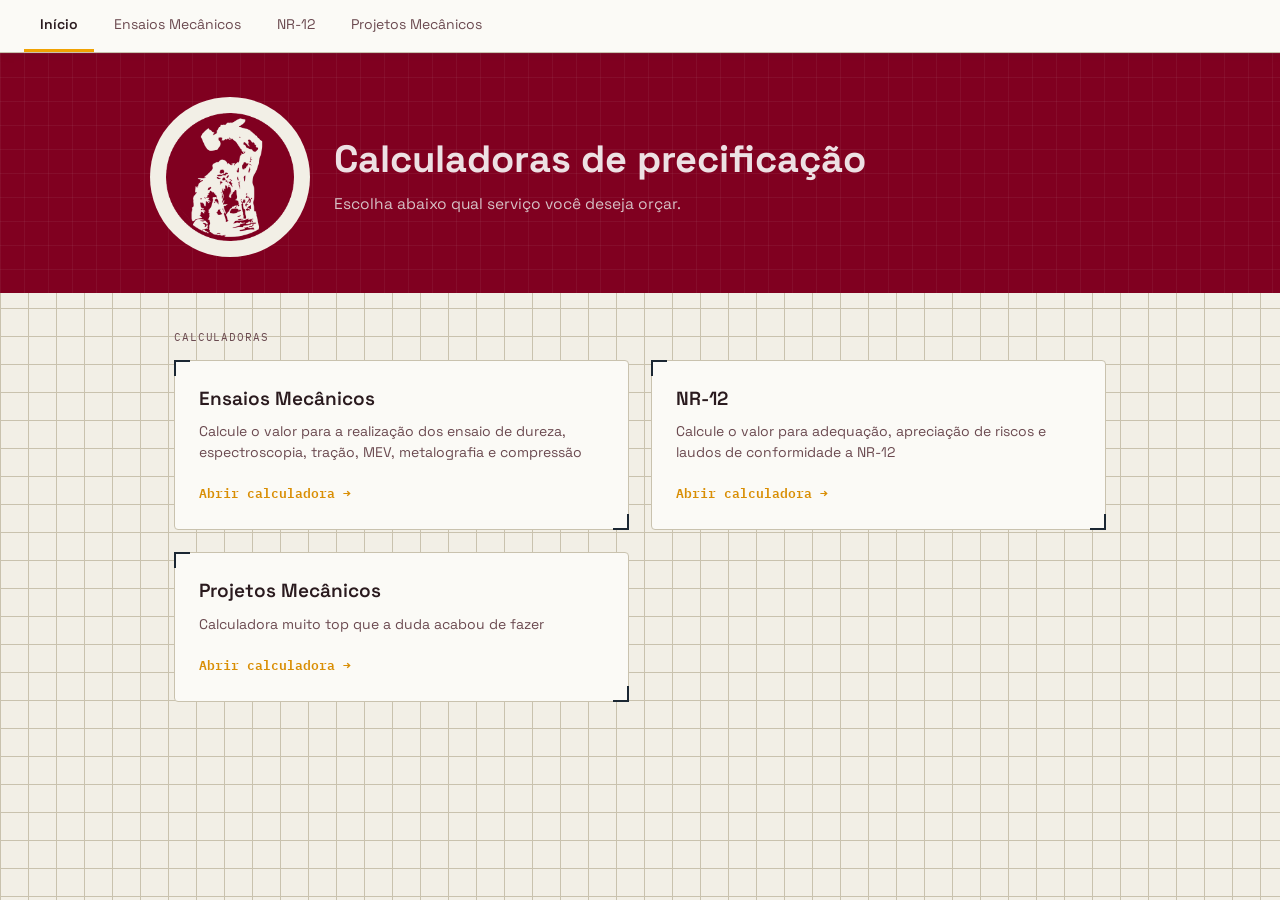
<file: src/index.html>
<!doctype html>
<html lang="pt-BR">
  <head>
    <meta charset="UTF-8" />
    <meta
      name="viewport"
      content="width=device-width, initial-scale=1, viewport-fit=cover"
    />
    <title>Calculadoras de Precificação</title>
    <link rel="preconnect" href="https://fonts.googleapis.com" />
    <link rel="preconnect" href="https://fonts.gstatic.com" crossorigin />
    <link
      href="https://fonts.googleapis.com/css2?family=Space+Grotesk:wght@400;500;600;700&family=IBM+Plex+Mono:wght@400;500;600&display=swap"
      rel="stylesheet"
    />
    <style>
      :root {
        --paper: #f2efe6;
        --paper-2: #e9e4d6;
        --ink: #2a1a1e;
        --ink-soft: #6b4a50;
        --navy: #800020;
        --navy-2: #802300;
        --navy-3: #4d0f1f;
        --steel: #8c3b4e;
        --amber: #d98e04;
        --amber-2: #f0a202;
        --green: #4e7a5a;
        --red: #a8442f;
        --line: #c9c2ae;
        --line-strong: #1b2733;
        --card: #fbfaf6;
        --shadow: rgba(27, 39, 51, 0.12);
        padding-top: env(safe-area-inset-top, 0px);
        padding-bottom: env(safe-area-inset-bottom, 0px);
      }
      @media (prefers-color-scheme: dark) {
        :root:not([data-theme="light"]) {
          --paper: #1a1216;
          --paper-2: #221519;
          --ink: #ede0e3;
          --ink-soft: #b99ca3;
          --navy: #2e0c16;
          --navy-2: #4a1424;
          --steel: #8c3b4e;
          --amber: #f0a202;
          --amber-2: #ffc24b;
          --green: #7fb08c;
          --red: #e28066;
          --line: #40252c;
          --line-strong: #ede0e3;
          --card: #221519;
          --shadow: rgba(0, 0, 0, 0.4);
        }
      }
      :root[data-theme="dark"] {
        --paper: #1a1216;
        --paper-2: #221519;
        --ink: #ede0e3;
        --ink-soft: #b99ca3;
        --navy: #2e0c16;
        --navy-2: #4a1424;
        --steel: #8c3b4e;
        --amber: #f0a202;
        --amber-2: #ffc24b;
        --green: #7fb08c;
        --red: #e28066;
        --line: #40252c;
        --line-strong: #ede0e3;
        --card: #221519;
        --shadow: rgba(0, 0, 0, 0.4);
      }

      * {
        box-sizing: border-box;
      }
      html {
        scroll-padding-top: env(safe-area-inset-top, 0px);
      }
      body {
        margin: 0;
        background: var(--paper);
        color: var(--ink);
        font-family:
          "Space Grotesk",
          -apple-system,
          BlinkMacSystemFont,
          sans-serif;
        line-height: 1.5;
        background-image:
          linear-gradient(var(--line) 1px, transparent 1px),
          linear-gradient(90deg, var(--line) 1px, transparent 1px);
        background-size: 28px 28px;
        background-attachment: local;
      }

      header.hero {
        background: var(--navy);
        color: #ede0e3;
        padding: 44px 24px 36px;
        position: relative;
        overflow: hidden;
      }
      header.hero::before {
        content: "";
        position: absolute;
        inset: 0;
        background-image:
          linear-gradient(rgba(237, 224, 227, 0.06) 1px, transparent 1px),
          linear-gradient(90deg, rgba(237, 224, 227, 0.06) 1px, transparent 1px);
        background-size: 24px 24px;
        pointer-events: none;
      }
      .hero-inner {
        max-width: 980px;
        margin: 0 auto;
        position: relative;
        display: flex;
        align-items: center;
        gap: 24px;
      }
      .hero-inner img {
        width: 10rem;
        height: 10rem;
        background-color: var(--paper);
        border-radius: 50%;
        flex-shrink: 0;
      }
      h1.hero-title {
        font-size: clamp(26px, 4.5vw, 38px);
        font-weight: 700;
        margin: 0 0 12px;
        line-height: 1.15;
      }
      .hero-sub {
        font-size: 15.5px;
        color: #d6c0c5;
        max-width: 560px;
        margin: 0;
      }
      @media (max-width: 640px) {
        .hero-inner {
          flex-direction: column;
          align-items: flex-start;
        }
        .hero-inner img {
          width: 7rem;
          height: 7rem;
        }
      }

      main {
        max-width: 980px;
        margin: 0 auto;
        padding: 36px 24px 80px;
      }
      .section-label {
        font-family: "IBM Plex Mono", monospace;
        font-size: 11px;
        letter-spacing: 0.08em;
        color: var(--ink-soft);
        margin-bottom: 14px;
      }

      .cards {
        display: grid;
        grid-template-columns: 1fr 1fr;
        gap: 22px;
      }
      @media (max-width: 720px) {
        .cards {
          grid-template-columns: 1fr;
        }
      }

      a.card {
        display: block;
        position: relative;
        background: var(--card);
        border: 1px solid var(--line);
        border-radius: 4px;
        padding: 24px;
        color: var(--ink);
        text-decoration: none;
        transition:
          transform 0.12s ease,
          box-shadow 0.12s ease,
          border-color 0.12s ease;
      }
      a.card::before {
        content: "";
        position: absolute;
        top: -1px;
        left: -1px;
        width: 14px;
        height: 14px;
        border-top: 2px solid var(--line-strong);
        border-left: 2px solid var(--line-strong);
      }
      a.card::after {
        content: "";
        position: absolute;
        bottom: -1px;
        right: -1px;
        width: 14px;
        height: 14px;
        border-bottom: 2px solid var(--line-strong);
        border-right: 2px solid var(--line-strong);
      }
      a.card:hover {
        transform: translateY(-2px);
        box-shadow: 0 6px 16px var(--shadow);
        border-color: var(--steel);
      }
      a.card:focus-visible {
        outline: 2px solid var(--navy-2);
        outline-offset: 2px;
      }
      .card-tag {
        font-family: "IBM Plex Mono", monospace;
        font-size: 11px;
        letter-spacing: 0.08em;
        color: var(--ink-soft);
        margin-bottom: 4px;
      }
      .card h2 {
        font-size: 19px;
        font-weight: 600;
        margin: 0 0 8px;
      }
      .card p {
        font-size: 14px;
        color: var(--ink-soft);
        margin: 0 0 18px;
      }
      .card .go {
        font-family: "IBM Plex Mono", monospace;
        font-size: 13px;
        font-weight: 600;
        color: var(--amber);
      }
      a.card:hover .go {
        color: var(--amber-2);
      }

      footer {
        max-width: 980px;
        margin: 0 auto;
        padding: 0 24px 48px;
        color: var(--ink-soft);
        font-size: 12.5px;
      }
    </style>
  </head>
  <body>
    <script src="nav.js"></script>

    <header class="hero">
      <div class="hero-inner">
        <img src="../data/2.png" alt="Logo Vulcano" />
        <div>
          <h1 class="hero-title">Calculadoras de precificação</h1>
          <p class="hero-sub">Escolha abaixo qual serviço você deseja orçar.</p>
        </div>
      </div>
    </header>

    <main>
      <div class="section-label">CALCULADORAS</div>
      <div class="cards">
        <a class="card" href="EnsaiosMecanicos.html">
          <h2>Ensaios Mecânicos</h2>
          <p>
            Calcule o valor para a realização dos ensaio de dureza,
            espectroscopia, tração, MEV, metalografia e compressão
          </p>
          <span class="go">Abrir calculadora →</span>
        </a>

        <a class="card" href="NR12.html">
          <h2>NR-12</h2>
          <p>
            Calcule o valor para adequação, apreciação de riscos e laudos de
            conformidade a NR-12
          </p>
          <span class="go">Abrir calculadora →</span>
        </a>
        <a class="card" href="ProjetosMecanicos.html">
          <h2>Projetos Mecânicos</h2>
          <p>Calculadora muito top que a duda acabou de fazer</p>
          <span class="go">Abrir calculadora →</span>
        </a>
      </div>
    </main>
  </body>
</html>
</file>
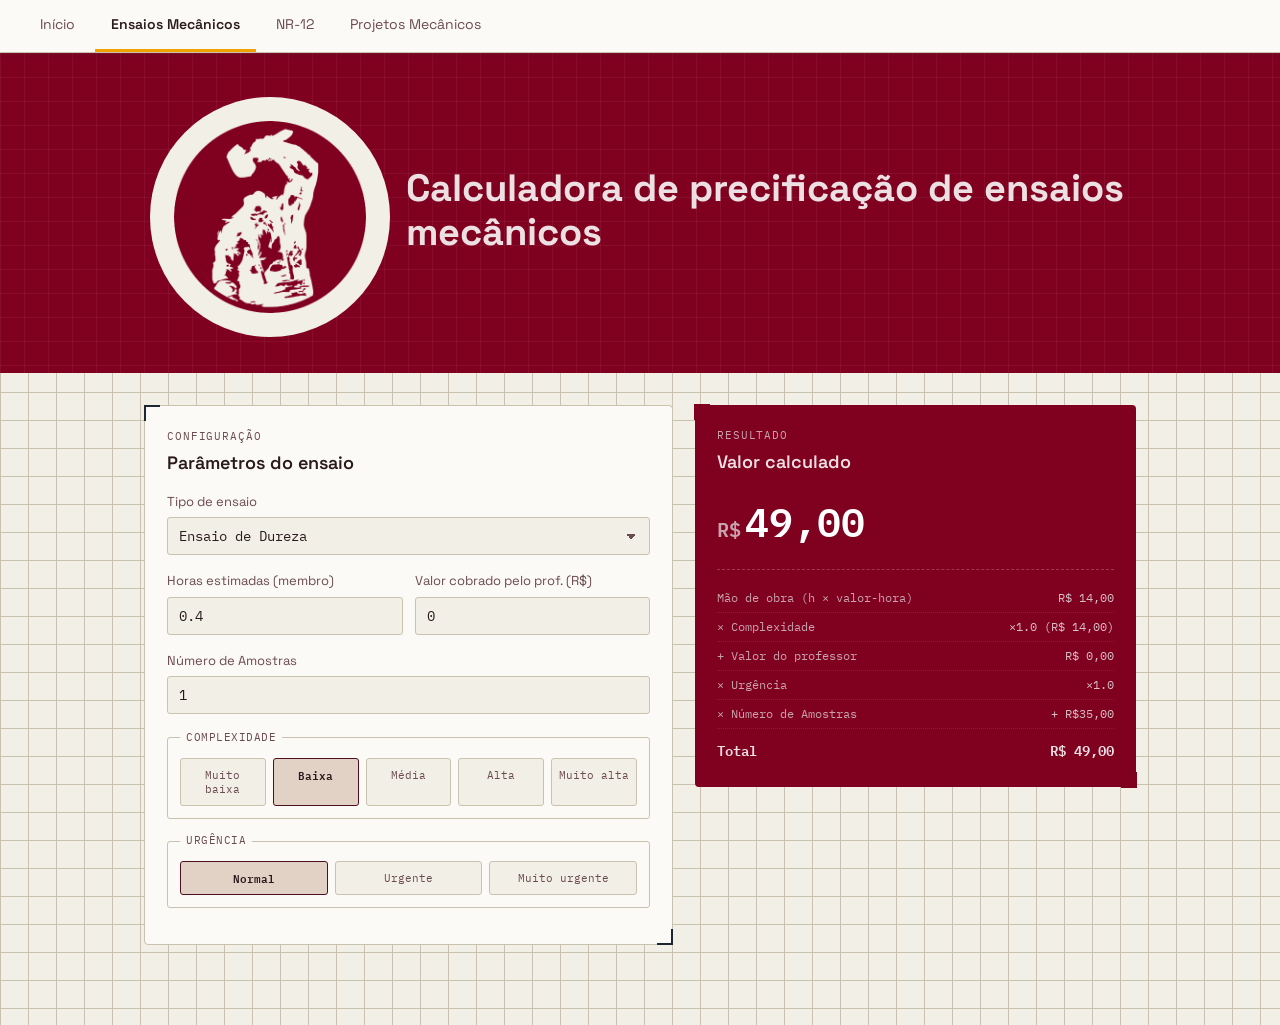
<file: src/EnsaiosMecanicos.html>
<!doctype html>
<html lang="pt-BR">
  <head>
    <meta charset="UTF-8" />
    <meta
      name="viewport"
      content="width=device-width, initial-scale=1, viewport-fit=cover"
    />
    <title>Calculadora de Precificação — Ensaios Mecânicos</title>
    <link rel="preconnect" href="https://fonts.googleapis.com" />
    <link rel="preconnect" href="https://fonts.gstatic.com" crossorigin />
    <link
      href="https://fonts.googleapis.com/css2?family=Space+Grotesk:wght@400;500;600;700&family=IBM+Plex+Mono:wght@400;500;600&display=swap"
      rel="stylesheet"
    />
    <style>
      :root {
        --paper: #f2efe6;
        --paper-2: #e9e4d6;
        --ink: #2a1a1e;
        --ink-soft: #6b4a50;
        --navy: #800020;
        --navy-2: #802300;
        --navy-3: #4d0f1f;
        --steel: #8c3b4e;
        --amber: #d98e04;
        --amber-2: #f0a202;
        --green: #4e7a5a;
        --red: #a8442f;
        --line: #c9c2ae;
        --line-strong: #1b2733;
        --card: #fbfaf6;
        --shadow: rgba(27, 39, 51, 0.12);
        padding-top: env(safe-area-inset-top, 0px);
        padding-bottom: env(safe-area-inset-bottom, 0px);
      }
      @media (prefers-color-scheme: dark) {
        :root:not([data-theme="light"]) {
          --paper: #1a1216;
          --paper-2: #221519;
          --ink: #ede0e3;
          --ink-soft: #b99ca3;
          --navy: #2e0c16;
          --navy-2: #4a1424;
          --steel: #8c3b4e;
          --amber: #f0a202;
          --amber-2: #ffc24b;
          --green: #7fb08c;
          --red: #e28066;
          --line: #40252c;
          --line-strong: #ede0e3;
          --card: #221519;
          --shadow: rgba(0, 0, 0, 0.4);
        }
      }
      :root[data-theme="dark"] {
        --paper: #1a1216;
        --paper-2: #221519;
        --ink: #ede0e3;
        --ink-soft: #b99ca3;
        --navy: #2e0c16;
        --navy-2: #4a1424;
        --steel: #8c3b4e;
        --amber: #f0a202;
        --amber-2: #ffc24b;
        --green: #7fb08c;
        --red: #e28066;
        --line: #40252c;
        --line-strong: #ede0e3;
        --card: #221519;
        --shadow: rgba(0, 0, 0, 0.4);
      }

      * {
        box-sizing: border-box;
      }
      html {
        scroll-padding-top: env(safe-area-inset-top, 0px);
      }
      body {
        margin: 0;
        background: var(--paper);
        color: var(--ink);
        font-family:
          "Space Grotesk",
          -apple-system,
          BlinkMacSystemFont,
          sans-serif;
        line-height: 1.5;
        background-image:
          linear-gradient(var(--line) 1px, transparent 1px),
          linear-gradient(90deg, var(--line) 1px, transparent 1px);
        background-size: 28px 28px;
        background-attachment: local;
      }
      .mono {
        font-family: "IBM Plex Mono", "Courier New", monospace;
      }

      /* Cabeçalho */
      header.hero {
        background: var(--navy);
        color: #ede0e3;
        padding: 44px 24px 36px;
        position: relative;
        overflow: hidden;
      }
      header.hero::before {
        content: "";
        position: absolute;
        inset: 0;
        background-image:
          linear-gradient(rgba(237, 224, 227, 0.06) 1px, transparent 1px),
          linear-gradient(90deg, rgba(237, 224, 227, 0.06) 1px, transparent 1px);
        background-size: 24px 24px;
        pointer-events: none;
      }
      .hero-inner {
        max-width: 980px;
        margin: 0 auto;
        position: relative;
        display: flex;
        flex-direction: row;
        align-items: center;
        justify-content: flex-start;
        gap: 16px;
      }
      header.hero img {
        width: 15rem;
        height: 15rem;
        background-color: var(--paper);
        border-radius: 50%;
        flex-shrink: 0;
      }
      h1.hero-title {
        font-size: clamp(26px, 4.5vw, 38px);
        font-weight: 700;
        margin: 0 0 12px;
        line-height: 1.15;
        max-width: 720px;
      }
      .hero-sub {
        font-size: 15.5px;
        color: #d6c0c5;
        max-width: 600px;
        margin: 0;
      }

      /* Layout */
      main {
        max-width: 1040px;
        margin: 0 auto;
        padding: 32px 24px 80px;
      }
      .grid {
        display: grid;
        grid-template-columns: minmax(0, 1.2fr) minmax(0, 1fr);
        gap: 22px;
        align-items: start;
      }
      .grid > * {
        min-width: 0;
      }

      /* Painéis */
      .panel {
        background: var(--card);
        border: 1px solid var(--line);
        border-radius: 4px;
        padding: 22px;
        position: relative;
      }
      .panel::before {
        content: "";
        position: absolute;
        top: -1px;
        left: -1px;
        width: 14px;
        height: 14px;
        border-top: 2px solid var(--line-strong);
        border-left: 2px solid var(--line-strong);
      }
      .panel::after {
        content: "";
        position: absolute;
        bottom: -1px;
        right: -1px;
        width: 14px;
        height: 14px;
        border-bottom: 2px solid var(--line-strong);
        border-right: 2px solid var(--line-strong);
      }
      .panel-label {
        font-family: "IBM Plex Mono", monospace;
        font-size: 11px;
        letter-spacing: 0.08em;
        color: var(--ink-soft);
        margin-bottom: 4px;
      }
      .panel-title {
        font-size: 18px;
        font-weight: 600;
        margin: 0 0 16px;
        color: var(--ink);
      }

      /* Campos */
      label.field {
        display: block;
        margin-bottom: 16px;
      }
      label.field .field-label {
        display: block;
        font-size: 13px;
        color: var(--ink-soft);
        margin-bottom: 6px;
      }
      select,
      input[type="number"] {
        width: 100%;
        font-family: "IBM Plex Mono", monospace;
        font-size: 14px;
        padding: 9px 11px;
        background: var(--paper);
        border: 1px solid var(--line);
        border-radius: 3px;
        color: var(--ink);
        appearance: none;
      }
      select {
        padding-right: 34px;
        background-image:
          linear-gradient(45deg, transparent 50%, var(--ink-soft) 50%),
          linear-gradient(135deg, var(--ink-soft) 50%, transparent 50%);
        background-position:
          calc(100% - 18px) 50%,
          calc(100% - 13px) 50%;
        background-size:
          5px 5px,
          5px 5px;
        background-repeat: no-repeat;
      }
      select:focus,
      input:focus,
      .mult-btn:focus-visible {
        outline: 2px solid var(--navy-2);
        outline-offset: 1px;
      }
      .row-2 {
        display: grid;
        grid-template-columns: minmax(0, 1fr) minmax(0, 1fr);
        gap: 12px;
      }
      fieldset {
        border: 1px solid var(--line);
        border-radius: 3px;
        padding: 12px 12px 4px;
        margin: 0 0 14px;
        min-width: 0;
      }
      fieldset legend {
        font-family: "IBM Plex Mono", monospace;
        font-size: 10.5px;
        letter-spacing: 0.05em;
        color: var(--ink-soft);
        padding: 0 6px;
      }

      /* Botões de opção */
      .mult-grid {
        display: grid;
        grid-template-columns: repeat(5, minmax(0, 1fr));
        gap: 7px;
        margin-bottom: 8px;
      }
      .mult-grid.urgency {
        grid-template-columns: repeat(3, minmax(0, 1fr));
      }
      .mult-btn {
        font-family: "IBM Plex Mono", monospace;
        font-size: 11px;
        padding: 9px 4px;
        text-align: center;
        background: var(--paper);
        border: 1px solid var(--line);
        border-radius: 3px;
        cursor: pointer;
        color: var(--ink-soft);
        transition:
          border-color 0.12s ease,
          color 0.12s ease,
          background 0.12s ease;
        line-height: 1.3;
        overflow-wrap: anywhere;
      }
      .mult-btn.active {
        border-color: var(--navy-3);
        color: var(--ink);
        background: color-mix(in srgb, var(--navy-2) 14%, var(--paper));
        font-weight: 600;
      }

      /* Painel de resultado */
      .readout {
        background: var(--navy);
        color: #ede0e3;
        border: none;
      }
      .readout::before,
      .readout::after {
        border-color: var(--navy);
      }
      .readout .panel-label {
        color: #c7a4ac;
      }
      .readout .panel-title {
        color: #ede0e3;
      }
      .readout-value {
        font-family: "IBM Plex Mono", monospace;
        font-size: clamp(28px, 5vw, 40px);
        font-weight: 600;
        color: white;
        margin: 4px 0 2px;
        word-break: break-word;
      }
      .readout-value .currency {
        font-size: 0.5em;
        color: #c7a4ac;
        margin-right: 4px;
      }
      .breakdown {
        margin-top: 18px;
        border-top: 1px dashed rgba(237, 224, 227, 0.25);
        padding-top: 14px;
      }
      .b-row {
        display: flex;
        justify-content: space-between;
        gap: 10px;
        font-family: "IBM Plex Mono", monospace;
        font-size: 12px;
        padding: 5px 0;
        color: #d6c0c5;
        border-bottom: 1px dotted rgba(237, 224, 227, 0.12);
      }
      .b-row.total {
        color: #ede0e3;
        font-weight: 600;
        border-bottom: none;
        padding-top: 10px;
        font-size: 14px;
      }
      .b-row span:first-child {
        color: #c7a4ac;
        min-width: 0;
      }
      .b-row.total span:first-child {
        color: #ede0e3;
      }
      footer {
        max-width: 1040px;
        margin: 0 auto;
        padding: 0 24px 48px;
        color: var(--ink-soft);
        font-size: 12px;
      }

      /* Tablet */
      @media (max-width: 820px) {
        .grid {
          grid-template-columns: minmax(0, 1fr);
        }
        header.hero img {
          width: 10rem;
          height: 10rem;
        }
      }

      /* Celular */
      @media (max-width: 640px) {
        header.hero {
          padding: 22px 16px 20px;
        }
        .hero-inner {
          gap: 12px;
        }
        header.hero img {
          width: 5rem;
          height: 5rem;
        }
        h1.hero-title {
          font-size: 20px;
          margin: 0;
        }

        main {
          padding: 16px 12px 48px;
        }
        .panel {
          padding: 14px;
        }
        .panel-title {
          font-size: 16px;
          margin-bottom: 12px;
        }
        label.field {
          margin-bottom: 12px;
        }
        label.field .field-label {
          font-size: 12px;
        }
        select,
        input[type="number"] {
          font-size: 13px;
          padding: 8px 9px;
        }
        select {
          padding-right: 30px;
        }
        fieldset {
          padding: 10px 10px 2px;
          margin-bottom: 12px;
        }

        .mult-grid {
          grid-template-columns: repeat(2, minmax(0, 1fr));
          gap: 6px;
        }
        .mult-grid.urgency {
          grid-template-columns: repeat(3, minmax(0, 1fr));
        }
        .mult-btn {
          font-size: 10.5px;
          padding: 8px 4px;
        }

        .readout-value {
          font-size: clamp(24px, 8vw, 32px);
        }
        .b-row {
          font-size: 11px;
          gap: 8px;
        }
      }

      /* Celulares bem estreitos */
      @media (max-width: 420px) {
        .row-2 {
          grid-template-columns: minmax(0, 1fr);
          gap: 0;
        }
      }
    </style>
  </head>
  <body>
    <script src="nav.js"></script>

    <header class="hero">
      <div class="hero-inner">
        <img src="../data/2.png" alt="Logo Vulcano" />
        <h1 class="hero-title">
          Calculadora de precificação de ensaios mecânicos
        </h1>
      </div>
    </header>

    <main>
      <div class="grid">
        <!-- CONFIG PANEL -->
        <div class="panel">
          <div class="panel-label">CONFIGURAÇÃO</div>
          <h2 class="panel-title">Parâmetros do ensaio</h2>

          <label class="field">
            <span class="field-label">Tipo de ensaio</span>
            <select id="ensaioSelect"></select>
          </label>

          <div class="row-2">
            <label class="field">
              <span class="field-label">Horas estimadas (membro)</span>
              <input type="number" id="horasInput" step="0.1" min="0" />
            </label>
            <label class="field">
              <span class="field-label">Valor cobrado pelo prof. (R$)</span>
              <input type="number" id="equipInput" step="1" min="0" />
            </label>
          </div>

          <!-- Alteração: o campo horaMembroInput foi removido; o valor padrão permanece fixo no cálculo. -->

          <label class="field">
            <span class="field-label">Número de Amostras</span>
            <input type="number" id="numEnsaios" step="1" min="1" max="100" />
          </label>

          <fieldset>
            <legend>COMPLEXIDADE</legend>
            <div class="mult-grid" id="complexityGrid"></div>
          </fieldset>

          <fieldset>
            <legend>URGÊNCIA</legend>
            <div class="mult-grid urgency" id="urgencyGrid"></div>
          </fieldset>
        </div>

        <!-- READOUT PANEL -->
        <div class="panel readout">
          <div class="panel-label">RESULTADO</div>
          <h2 class="panel-title">Valor calculado</h2>
          <div class="readout-value">
            <span class="currency">R$</span><span id="finalValue">0,00</span>
          </div>

          <div class="breakdown">
            <div class="b-row">
              <span>Mão de obra (h × valor-hora)</span
              ><span class="mono" id="bLabor">R$ 0,00</span>
            </div>
            <div class="b-row">
              <span>× Complexidade</span
              ><span class="mono" id="bComplexity">×1,0</span>
            </div>
            <div class="b-row">
              <span>+ Valor do professor</span
              ><span class="mono" id="bEquip">R$ 0,00</span>
            </div>
            <div class="b-row">
              <span>× Urgência</span
              ><span class="mono" id="bUrgency">×1,0</span>
            </div>
            <div class="b-row">
              <span>× Número de Amostras</span
              ><span class="mono" id="bUrgency">+ R$35,00</span>
            </div>
            <div class="b-row total">
              <span>Total</span><span class="mono" id="bTotal">R$ 0,00</span>
            </div>
          </div>
        </div>
      </div>
    </main>
    <script>
      (function () {
        const ensaios = [
          {
            id: "dureza",
            nome: "Ensaio de Dureza",
            horas: 0.4,
            equip: 0,
            precoAtual: 35,
          },
          {
            id: "tracao",
            nome: "Ensaio de Tração",
            horas: 1.0,
            equip: 0,
            precoAtual: 60,
          },
          {
            id: "espectroscopia",
            nome: "Ensaio de Espectroscopia",
            horas: 1.0,
            equip: 50,
            precoAtual: 350,
          },
          { id: "mev", nome: "MEV", horas: 1.0, equip: 80, precoAtual: 400 },
          {
            id: "metalografia",
            nome: "Ensaio de Metalografia",
            horas: 0.8,
            equip: 40,
            precoAtual: 0,
          },
          {
            id: "compressao",
            nome: "Ensaio de compressão",
            horas: 0.5,
            equip: 0,
            precoAtual: 20,
          },
        ];

        const complexityLevels = [
          { key: "mb", label: "Muito baixa", mult: 0.8 },
          { key: "b", label: "Baixa", mult: 1.0 },
          { key: "m", label: "Média", mult: 1.3 },
          { key: "a", label: "Alta", mult: 1.6 },
          { key: "ma", label: "Muito alta", mult: 2.0 },
        ];

        const urgencyLevels = [
          { key: "n", label: "Normal", mult: 1.0 },
          { key: "u", label: "Urgente", mult: 1.2 },
          { key: "mu", label: "Muito urgente", mult: 1.4 },
        ];

        const state = {
          ensaioId: ensaios[0].id,
          horas: ensaios[0].horas,
          equip: ensaios[0].equip,
          numEnsaios: 1,
          complexityKey: "b",
          urgencyKey: "n",
        };

        const selectEl = document.getElementById("ensaioSelect");
        const horasInput = document.getElementById("horasInput");
        const equipInput = document.getElementById("equipInput");
        const complexityGrid = document.getElementById("complexityGrid");
        const urgencyGrid = document.getElementById("urgencyGrid");
        const numeroDeEnsaios = document.getElementById("numEnsaios");

        numeroDeEnsaios.value = state.numEnsaios;

        ensaios.forEach((e) => {
          const opt = document.createElement("option");
          opt.value = e.id;
          opt.textContent = e.nome;
          selectEl.appendChild(opt);
        });

        function buildMultGrid(container, levels, activeKey, onSelect) {
          container.innerHTML = "";
          levels.forEach((lvl) => {
            const btn = document.createElement("div");
            btn.className =
              "mult-btn" + (lvl.key === activeKey ? " active" : "");
            btn.textContent = lvl.label;
            btn.setAttribute("role", "button");
            btn.setAttribute("tabindex", "0");
            btn.addEventListener("click", () => onSelect(lvl.key));
            btn.addEventListener("keydown", (ev) => {
              if (ev.key === "Enter" || ev.key === " ") {
                ev.preventDefault();
                onSelect(lvl.key);
              }
            });
            container.appendChild(btn);
          });
        }

        function currentComplexityMult() {
          return complexityLevels.find((l) => l.key === state.complexityKey)
            .mult;
        }
        function currentUrgencyMult() {
          return urgencyLevels.find((l) => l.key === state.urgencyKey).mult;
        }

        function fmt(n) {
          return n.toLocaleString("pt-BR", {
            minimumFractionDigits: 2,
            maximumFractionDigits: 2,
          });
        }

        function render() {
          horasInput.value = state.horas;
          equipInput.value = state.equip;
          numeroDeEnsaios.value = state.numEnsaios;

          buildMultGrid(
            complexityGrid,
            complexityLevels,
            state.complexityKey,
            (key) => {
              state.complexityKey = key;
              render();
            },
          );
          buildMultGrid(urgencyGrid, urgencyLevels, state.urgencyKey, (key) => {
            state.urgencyKey = key;
            render();
          });

          // Alteração: sem o campo horaMembroInput, mantém-se R$ 35 como valor fixo.
          const labor = state.horas * 35;
          const complexityMult = currentComplexityMult();
          const urgencyMult = currentUrgencyMult();
          const laborWithComplexity = labor * complexityMult;
          const subtotal = laborWithComplexity + state.equip;
          const total = subtotal * urgencyMult + state.numEnsaios * 35;

          document.getElementById("bLabor").textContent = "R$ " + fmt(labor);
          document.getElementById("bComplexity").textContent =
            "×" +
            complexityMult.toFixed(1) +
            "  (R$ " +
            fmt(laborWithComplexity) +
            ")";
          document.getElementById("bEquip").textContent =
            "R$ " + fmt(state.equip);
          document.getElementById("bUrgency").textContent =
            "×" + urgencyMult.toFixed(1);
          document.getElementById("bTotal").textContent = "R$ " + fmt(total);
          document.getElementById("finalValue").textContent = fmt(total);

          const ensaio = ensaios.find((e) => e.id === state.ensaioId);
          const deltaEl = document.getElementById("deltaValue");
          if (ensaio.precoAtual > 0) {
            document.getElementById("currentPrice").textContent =
              "R$ " + fmt(ensaio.precoAtual);
            const delta = total - ensaio.precoAtual;
            const deltaPct = (delta / ensaio.precoAtual) * 100;
            if (Math.abs(delta) < 0.005) {
              deltaEl.textContent = "igual ao valor atual";
              deltaEl.className = "delta mono flat";
            } else {
              const sign = delta > 0 ? "+" : "";
              deltaEl.textContent =
                sign +
                "R$ " +
                fmt(delta) +
                " (" +
                sign +
                deltaPct.toFixed(0) +
                "%)";
              deltaEl.className = "delta mono up";
            }
          } else {
            document.getElementById("currentPrice").textContent =
              "sem preço de referência";
            deltaEl.textContent = "serviço novo, sem valor anterior";
            deltaEl.className = "delta mono flat";
          }
        }

        selectEl.addEventListener("change", () => {
          const e = ensaios.find((x) => x.id === selectEl.value);
          state.ensaioId = e.id;
          state.horas = e.horas;
          state.equip = e.equip;
          render();
        });

        horasInput.addEventListener("input", () => {
          state.horas = parseFloat(horasInput.value) || 0;
          render();
        });
        equipInput.addEventListener("input", () => {
          state.equip = parseFloat(equipInput.value) || 0;
          render();
        });
        numeroDeEnsaios.addEventListener("input", () => {
          state.numEnsaios = parseInt(numeroDeEnsaios.value, 10) || 0;
          render();
        });

        render();
      })();
    </script>
  </body>
</html>
</file>
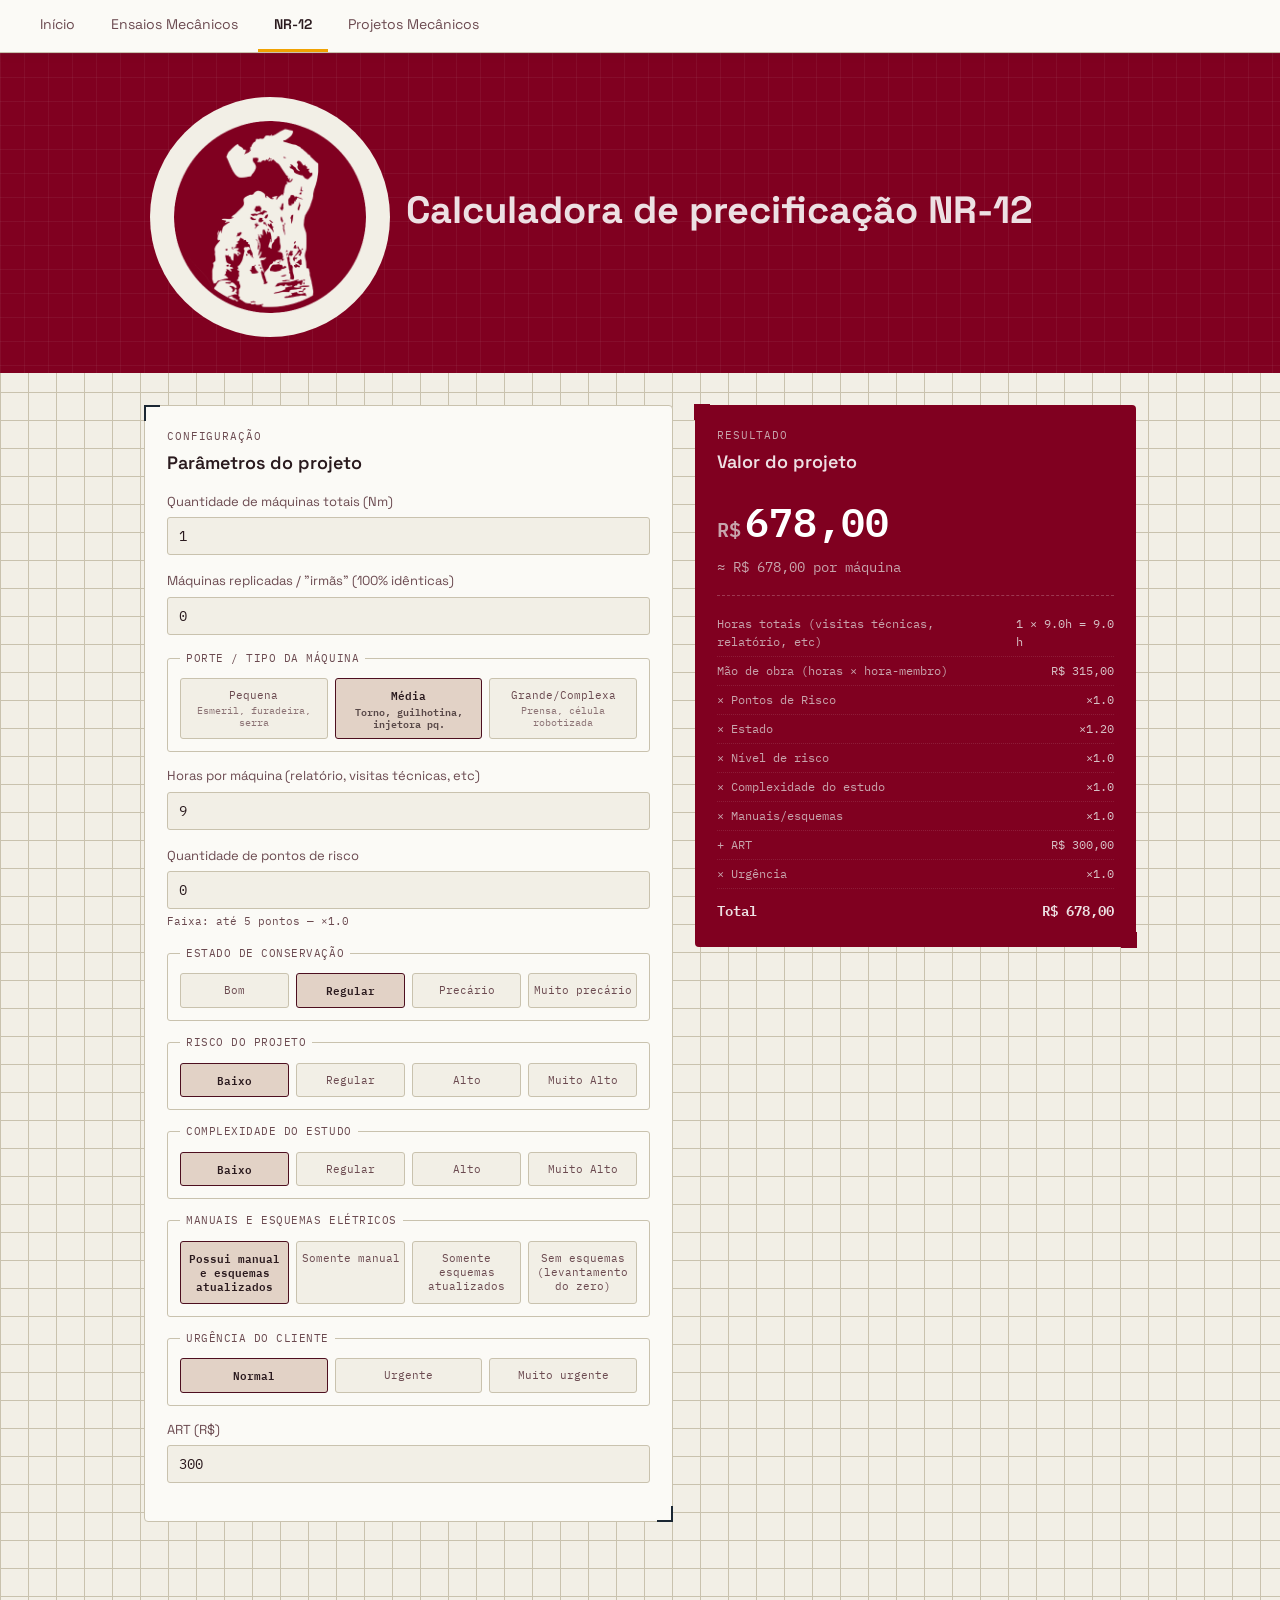
<file: src/NR12.html>
<!doctype html>
<html lang="pt-BR">
  <head>
    <meta charset="UTF-8" />
    <meta
      name="viewport"
      content="width=device-width, initial-scale=1, viewport-fit=cover"
    />
    <title>Calculadora de Precificação — NR-12</title>
    <link rel="preconnect" href="https://fonts.googleapis.com" />
    <link rel="preconnect" href="https://fonts.gstatic.com" crossorigin />
    <link
      href="https://fonts.googleapis.com/css2?family=Space+Grotesk:wght@400;500;600;700&family=IBM+Plex+Mono:wght@400;500;600&display=swap"
      rel="stylesheet"
    />
    <style>
      :root {
        --paper: #f2efe6;
        --paper-2: #e9e4d6;
        --ink: #2a1a1e;
        --ink-soft: #6b4a50;
        --navy: #800020;
        --navy-2: #802300;
        --navy-3: #4d0f1f;
        --steel: #8c3b4e;
        --amber: #d98e04;
        --amber-2: #f0a202;
        --green: #4e7a5a;
        --red: #a8442f;
        --line: #c9c2ae;
        --line-strong: #1b2733;
        --card: #fbfaf6;
        --shadow: rgba(27, 39, 51, 0.12);
        padding-top: env(safe-area-inset-top, 0px);
        padding-bottom: env(safe-area-inset-bottom, 0px);
      }
      @media (prefers-color-scheme: dark) {
        :root:not([data-theme="light"]) {
          --paper: #1a1216;
          --paper-2: #221519;
          --ink: #ede0e3;
          --ink-soft: #b99ca3;
          --navy: #2e0c16;
          --navy-2: #4a1424;
          --steel: #8c3b4e;
          --amber: #f0a202;
          --amber-2: #ffc24b;
          --green: #7fb08c;
          --red: #e28066;
          --line: #40252c;
          --line-strong: #ede0e3;
          --card: #221519;
          --shadow: rgba(0, 0, 0, 0.4);
        }
      }
      :root[data-theme="dark"] {
        --paper: #1a1216;
        --paper-2: #221519;
        --ink: #ede0e3;
        --ink-soft: #b99ca3;
        --navy: #2e0c16;
        --navy-2: #4a1424;
        --steel: #8c3b4e;
        --amber: #f0a202;
        --amber-2: #ffc24b;
        --green: #7fb08c;
        --red: #e28066;
        --line: #40252c;
        --line-strong: #ede0e3;
        --card: #221519;
        --shadow: rgba(0, 0, 0, 0.4);
      }

      * {
        box-sizing: border-box;
      }
      html {
        scroll-padding-top: env(safe-area-inset-top, 0px);
      }
      body {
        margin: 0;
        background: var(--paper);
        color: var(--ink);
        font-family:
          "Space Grotesk",
          -apple-system,
          BlinkMacSystemFont,
          sans-serif;
        line-height: 1.5;
        background-image:
          linear-gradient(var(--line) 1px, transparent 1px),
          linear-gradient(90deg, var(--line) 1px, transparent 1px);
        background-size: 28px 28px;
        background-attachment: local;
      }
      .mono {
        font-family: "IBM Plex Mono", "Courier New", monospace;
      }

      /* Cabeçalho */
      header.hero {
        background: var(--navy);
        color: #ede0e3;
        padding: 44px 24px 36px;
        position: relative;
        overflow: hidden;
      }
      header.hero::before {
        content: "";
        position: absolute;
        inset: 0;
        background-image:
          linear-gradient(rgba(237, 224, 227, 0.06) 1px, transparent 1px),
          linear-gradient(90deg, rgba(237, 224, 227, 0.06) 1px, transparent 1px);
        background-size: 24px 24px;
        pointer-events: none;
      }
      .hero-inner {
        max-width: 980px;
        margin: 0 auto;
        position: relative;
        display: flex;
        flex-direction: row;
        align-items: center;
        justify-content: flex-start;
        gap: 16px;
      }
      header.hero img {
        width: 15rem;
        height: 15rem;
        background-color: var(--paper);
        border-radius: 50%;
        flex-shrink: 0;
      }
      h1.hero-title {
        font-size: clamp(26px, 4.5vw, 38px);
        font-weight: 700;
        margin: 0 0 12px;
        line-height: 1.15;
        max-width: 720px;
      }
      .hero-sub {
        font-size: 15.5px;
        color: #d6c0c5;
        max-width: 600px;
        margin: 0;
      }

      /* Layout */
      main {
        max-width: 1040px;
        margin: 0 auto;
        padding: 32px 24px 80px;
      }
      .grid {
        display: grid;
        grid-template-columns: minmax(0, 1.2fr) minmax(0, 1fr);
        gap: 22px;
        align-items: start;
      }
      .grid > * {
        min-width: 0;
      }

      /* Painéis */
      .panel {
        background: var(--card);
        border: 1px solid var(--line);
        border-radius: 4px;
        padding: 22px;
        position: relative;
      }
      .panel::before {
        content: "";
        position: absolute;
        top: -1px;
        left: -1px;
        width: 14px;
        height: 14px;
        border-top: 2px solid var(--line-strong);
        border-left: 2px solid var(--line-strong);
      }
      .panel::after {
        content: "";
        position: absolute;
        bottom: -1px;
        right: -1px;
        width: 14px;
        height: 14px;
        border-bottom: 2px solid var(--line-strong);
        border-right: 2px solid var(--line-strong);
      }
      .panel-label {
        font-family: "IBM Plex Mono", monospace;
        font-size: 11px;
        letter-spacing: 0.08em;
        color: var(--ink-soft);
        margin-bottom: 4px;
      }
      .panel-title {
        font-size: 18px;
        font-weight: 600;
        margin: 0 0 16px;
        color: var(--ink);
      }

      /* Campos */
      label.field {
        display: block;
        margin-bottom: 16px;
      }
      label.field .field-label {
        display: block;
        font-size: 13px;
        color: var(--ink-soft);
        margin-bottom: 6px;
      }
      select,
      input[type="number"] {
        width: 100%;
        font-family: "IBM Plex Mono", monospace;
        font-size: 14px;
        padding: 9px 11px;
        background: var(--paper);
        border: 1px solid var(--line);
        border-radius: 3px;
        color: var(--ink);
        appearance: none;
      }
      input[disabled] {
        background: var(--paper-2);
        color: var(--ink-soft);
        cursor: not-allowed;
      }
      select:focus,
      input:focus,
      .mult-btn:focus-visible {
        outline: 2px solid var(--navy-2);
        outline-offset: 1px;
      }
      .row-2 {
        display: grid;
        grid-template-columns: 1fr 1fr;
        gap: 12px;
      }
      .slider-box {
        border: 1px solid var(--line);
        border-radius: 3px;
        padding: 12px 14px 14px;
        margin-bottom: 14px;
        background: var(--paper);
      }
      .slider-box .field-label {
        font-size: 13px;
        color: var(--ink-soft);
        margin-bottom: 8px;
        display: block;
      }
      .slider-row {
        display: flex;
        align-items: center;
        gap: 12px;
      }
      .faixa-tag {
        font-family: "IBM Plex Mono", monospace;
        font-size: 11px;
        color: var(--ink-soft);
        margin-top: 4px;
      }
      fieldset {
        border: 1px solid var(--line);
        border-radius: 3px;
        padding: 12px 12px 4px;
        margin: 0 0 14px;
        min-width: 0;
      }
      fieldset legend {
        font-family: "IBM Plex Mono", monospace;
        font-size: 10.5px;
        letter-spacing: 0.05em;
        color: var(--ink-soft);
        padding: 0 6px;
      }

      /* Botões de opção */
      .mult-grid {
        display: grid;
        grid-template-columns: repeat(4, minmax(0, 1fr));
        gap: 7px;
        margin-bottom: 8px;
      }
      .mult-grid.cols3 {
        grid-template-columns: repeat(3, minmax(0, 1fr));
      }
      .mult-grid.cols2 {
        grid-template-columns: repeat(2, minmax(0, 1fr));
      }
      .mult-btn {
        font-family: "IBM Plex Mono", monospace;
        font-size: 11px;
        padding: 9px 4px;
        text-align: center;
        background: var(--paper);
        border: 1px solid var(--line);
        border-radius: 3px;
        cursor: pointer;
        color: var(--ink-soft);
        transition:
          border-color 0.12s ease,
          color 0.12s ease,
          background 0.12s ease;
        line-height: 1.3;
        overflow-wrap: anywhere;
      }
      .mult-btn .sub {
        display: block;
        font-size: 9.5px;
        opacity: 0.75;
        margin-top: 2px;
      }
      .mult-btn.active {
        border-color: var(--navy-3);
        color: var(--ink);
        background: color-mix(in srgb, var(--navy-2) 14%, var(--paper));
        font-weight: 600;
      }

      /* Painel de resultado */
      .readout {
        background: var(--navy);
        color: #ede0e3;
        border: none;
      }
      .readout::before,
      .readout::after {
        border-color: var(--navy);
      }
      .readout .panel-label {
        color: #c7a4ac;
      }
      .readout .panel-title {
        color: #ede0e3;
      }
      .readout-value {
        font-family: "IBM Plex Mono", monospace;
        font-size: clamp(28px, 5vw, 40px);
        font-weight: 600;
        color: white;
        margin: 4px 0 2px;
        word-break: break-word;
      }
      .readout-value .currency {
        font-size: 0.5em;
        color: #c7a4ac;
        margin-right: 4px;
      }
      .per-machine {
        margin-top: 6px;
        font-family: "IBM Plex Mono", monospace;
        font-size: 13.5px;
        color: #ede0e3;
      }
      .per-machine span {
        color: #c7a4ac;
      }
      .breakdown {
        margin-top: 18px;
        border-top: 1px dashed rgba(237, 224, 227, 0.25);
        padding-top: 14px;
      }
      .b-row {
        display: flex;
        justify-content: space-between;
        gap: 10px;
        font-family: "IBM Plex Mono", monospace;
        font-size: 12px;
        padding: 5px 0;
        color: #d6c0c5;
        border-bottom: 1px dotted rgba(237, 224, 227, 0.12);
      }
      .b-row.total {
        color: #ede0e3;
        font-weight: 600;
        border-bottom: none;
        padding-top: 10px;
        font-size: 14px;
      }
      .b-row span:first-child {
        color: #c7a4ac;
        min-width: 0;
      }
      .b-row.total span:first-child {
        color: #ede0e3;
      }
      footer {
        max-width: 1040px;
        margin: 0 auto;
        padding: 0 24px 48px;
        color: var(--ink-soft);
        font-size: 12px;
      }

      /* Tablet */
      @media (max-width: 820px) {
        .grid {
          grid-template-columns: minmax(0, 1fr);
        }
        header.hero img {
          width: 10rem;
          height: 10rem;
        }
      }

      /* Celular */
      @media (max-width: 640px) {
        header.hero {
          padding: 22px 16px 20px;
        }
        .hero-inner {
          gap: 12px;
        }
        header.hero img {
          width: 5rem;
          height: 5rem;
        }
        h1.hero-title {
          font-size: 20px;
          margin: 0;
        }

        main {
          padding: 16px 12px 48px;
        }
        .panel {
          padding: 14px;
        }
        .panel-title {
          font-size: 16px;
          margin-bottom: 12px;
        }
        label.field {
          margin-bottom: 12px;
        }
        label.field .field-label {
          font-size: 12px;
        }
        select,
        input[type="number"] {
          font-size: 13px;
          padding: 8px 9px;
        }
        fieldset {
          padding: 10px 10px 2px;
          margin-bottom: 12px;
        }

        .mult-grid {
          grid-template-columns: repeat(2, minmax(0, 1fr));
          gap: 6px;
        }
        .mult-grid.cols3 {
          grid-template-columns: repeat(3, minmax(0, 1fr));
        }
        #porteGrid {
          grid-template-columns: minmax(0, 1fr);
        }
        .mult-btn {
          font-size: 10.5px;
          padding: 8px 4px;
        }

        .readout-value {
          font-size: clamp(24px, 8vw, 32px);
        }
        .per-machine {
          font-size: 12px;
        }
        .b-row {
          font-size: 11px;
          gap: 8px;
        }
      }
    </style>
  </head>
  <body>
    <script src="nav.js"></script>

    <header class="hero">
      <div class="hero-inner">
        <img src="../data/2.png" alt="Logo Vulcano" />
        <h1 class="hero-title">Calculadora de precificação NR-12</h1>
      </div>
    </header>

    <main>
      <div class="grid">
        <div class="panel">
          <div class="panel-label">CONFIGURAÇÃO</div>
          <h2 class="panel-title">Parâmetros do projeto</h2>

          <label class="field">
            <span class="field-label">Quantidade de máquinas totais (Nm)</span>
            <input
              type="number"
              id="nmSlider"
              min="0"
              max="100"
              value="1"
              step="1"
            />
          </label>

          <label class="field">
            <span class="field-label"
              >Máquinas replicadas / "irmãs" (100% idênticas)</span
            >
            <input
              type="number"
              id="nrepInput"
              min="0"
              max="100"
              step="1"
              value="0"
            />
          </label>

          <fieldset>
            <legend>PORTE / TIPO DA MÁQUINA</legend>
            <div class="mult-grid cols3" id="porteGrid"></div>
          </fieldset>

          <label class="field">
            <span class="field-label"
              >Horas por máquina (relatório, visitas técnicas, etc)</span
            >
            <input type="number" id="horasInput" step="0.5" min="0" />
          </label>

          <label class="field">
            <span class="field-label">Quantidade de pontos de risco</span>
            <input
              type="number"
              id="riscoSlider"
              min="0"
              max="100"
              value="0"
              step="1"
            />
            <div class="faixa-tag" id="faixaTag">
              Faixa: até 5 pontos — ×1,0
            </div>
          </label>

          <fieldset>
            <legend>ESTADO DE CONSERVAÇÃO</legend>
            <div class="mult-grid" id="estadoGrid"></div>
          </fieldset>

          <fieldset>
            <legend>RISCO DO PROJETO</legend>
            <div class="mult-grid" id="riscoGrid"></div>
          </fieldset>

          <fieldset>
            <legend>COMPLEXIDADE DO ESTUDO</legend>
            <div class="mult-grid" id="complexityGrid"></div>
          </fieldset>

          <fieldset>
            <legend>MANUAIS E ESQUEMAS ELÉTRICOS</legend>
            <div class="mult-grid" id="manuaisGrid"></div>
          </fieldset>

          <fieldset>
            <legend>URGÊNCIA DO CLIENTE</legend>
            <div class="mult-grid cols3" id="urgencyGrid"></div>
          </fieldset>

          <label class="field">
            <span class="field-label">ART (R$)</span>
            <input type="number" id="artInput" step="1" min="0" value="300" />
          </label>
        </div>

        <div class="panel readout">
          <div class="panel-label">RESULTADO</div>
          <h2 class="panel-title">Valor do projeto</h2>
          <div class="readout-value">
            <span class="currency">R$</span><span id="finalValue">0,00</span>
          </div>
          <div class="per-machine">
            <span>≈ R$ </span><span id="perMachineValue">0,00</span
            ><span> por máquina</span>
          </div>

          <div class="breakdown">
            <div class="b-row">
              <span>Horas totais (visitas técnicas, relatório, etc)</span
              ><span class="mono" id="bHorasTotal">0 h</span>
            </div>
            <div class="b-row">
              <span>Mão de obra (horas × hora-membro)</span
              ><span class="mono" id="bLabor">R$ 0,00</span>
            </div>
            <div class="b-row">
              <span>× Pontos de Risco</span
              ><span class="mono" id="bRisco">×1,0</span>
            </div>
            <div class="b-row">
              <span>× Estado</span><span class="mono" id="bEstado">×1,0</span>
            </div>
            <div class="b-row">
              <span>× Nível de risco</span>
              <span class="mono" id="bNivelRisco">×0.9</span>
            </div>
            <div class="b-row">
              <span>× Complexidade do estudo</span>
              <span class="mono" id="bComplexity">×0.9</span>
            </div>
            <div class="b-row">
              <span>× Manuais/esquemas</span
              ><span class="mono" id="bManuais">×1,0</span>
            </div>
            <div class="b-row">
              <span>+ ART</span><span class="mono" id="bArt">R$ 0,00</span>
            </div>
            <div class="b-row">
              <span>× Urgência</span
              ><span class="mono" id="bUrgency">×1,0</span>
            </div>
            <div class="b-row total">
              <span>Total</span><span class="mono" id="bTotal">R$ 0,00</span>
            </div>
          </div>
        </div>
      </div>
    </main>
    <script>
      (function () {
        const porteLevels = [
          {
            key: "pequena",
            label: "Pequena",
            sub: "Esmeril, furadeira, serra",
            horas: 5,
          },
          {
            key: "media",
            label: "Média",
            sub: "Torno, guilhotina, injetora pq.",
            horas: 9,
          },
          {
            key: "grande",
            label: "Grande/Complexa",
            sub: "Prensa, célula robotizada",
            horas: 18,
          },
        ];

        const estadoLevels = [
          { key: "bom", label: "Bom", mult: 1.0 },
          { key: "regular", label: "Regular", mult: 1.2 },
          { key: "precario", label: "Precário", mult: 1.4 },
          { key: "muito_precario", label: "Muito precário", mult: 1.6 },
        ];

        const complexityLevels = [
          { key: "b", label: "Baixo", mult: 1.0 },
          { key: "r", label: "Regular", mult: 1.2 },
          { key: "a", label: "Alto", mult: 1.4 },
          { key: "ma", label: "Muito Alto", mult: 1.6 },
        ];

        const manuaisLevels = [
          {
            key: "com",
            label: "Possui manual e esquemas atualizados",
            mult: 1.0,
          },

          {
            key: "man",
            label: "Somente manual",
            mult: 1.2,
          },
          {
            key: "esq",
            label: "Somente esquemas atualizados",
            mult: 1.2,
          },
          {
            key: "sem",
            label: "Sem esquemas (levantamento do zero)",
            mult: 1.4,
          },
        ];

        const urgencyLevels = [
          { key: "n", label: "Normal", mult: 1.0 },
          { key: "u", label: "Urgente", mult: 1.2 },
          { key: "mu", label: "Muito urgente", mult: 1.4 },
        ];

        // Deve ser adicionado depois
        const riscoLevels = [
          { key: "b", label: "Baixo", mult: 1.0 },
          { key: "r", label: "Regular", mult: 1.2 },
          { key: "a", label: "Alto", mult: 1.4 },
          { key: "ma", label: "Muito Alto", mult: 1.6 },
        ];

        function riscoFaixa(pontos) {
          if (pontos <= 5) return { label: "até 5 pontos", mult: 1.0 };
          if (pontos <= 15) return { label: "6 a 15 pontos", mult: 1.3 };
          if (pontos <= 30) return { label: "16 a 30 pontos", mult: 1.7 };
          return { label: "mais de 30 pontos", mult: 2.2 };
        }

        const STORAGE_KEY = "calc_nr12_state_v3";

        const state = {
          nm: 1,
          nrep: 0,
          porteKey: "media",
          horas: null,
          pontosRisco: 0,
          risco: "b",
          complexity: "b",
          estadoKey: "regular",
          manuaisKey: "com",
          urgencyKey: "n",
          art: 300,
          horaMembro: 35,
        };

        try {
          const saved = localStorage.getItem(STORAGE_KEY);
          if (saved) Object.assign(state, JSON.parse(saved));
        } catch (e) {}

        function currentPorte() {
          return (
            porteLevels.find((p) => p.key === state.porteKey) || porteLevels[1]
          );
        }
        if (state.horas === null) state.horas = currentPorte().horas;

        const nmSlider = document.getElementById("nmSlider");
        const nrepInput = document.getElementById("nrepInput");
        const horasInput = document.getElementById("horasInput");
        const riscoSlider = document.getElementById("riscoSlider");
        const riscoGrid = document.getElementById("riscoGrid");
        const faixaTag = document.getElementById("faixaTag");
        const artInput = document.getElementById("artInput");
        const porteGrid = document.getElementById("porteGrid");
        const estadoGrid = document.getElementById("estadoGrid");
        const manuaisGrid = document.getElementById("manuaisGrid");
        const urgencyGrid = document.getElementById("urgencyGrid");
        const complexityGrid = document.getElementById("complexityGrid");

        // Auxiliar para montar as option boxes
        function buildGrid(container, levels, activeKey, onSelect) {
          container.innerHTML = "";
          levels.forEach((lvl) => {
            const btn = document.createElement("div");
            btn.className =
              "mult-btn" + (lvl.key === activeKey ? " active" : "");
            btn.innerHTML =
              lvl.label +
              (lvl.sub ? '<span class="sub">' + lvl.sub + "</span>" : "");
            btn.setAttribute("role", "button");
            btn.setAttribute("tabindex", "0");
            btn.addEventListener("click", () => onSelect(lvl.key));
            btn.addEventListener("keydown", (ev) => {
              if (ev.key === "Enter" || ev.key === " ") {
                ev.preventDefault();
                onSelect(lvl.key);
              }
            });
            container.appendChild(btn);
          });
        }

        // Auxiliar para formatar números
        function fmt(n) {
          return n.toLocaleString("pt-BR", {
            minimumFractionDigits: 2,
            maximumFractionDigits: 2,
          });
        }

        function persist() {
          try {
            localStorage.setItem(STORAGE_KEY, JSON.stringify(state));
          } catch (e) {}
        }

        function render() {
          state.nm = Math.min(100, Math.max(0, parseInt(state.nm, 10) || 0));
          state.nrep = Math.min(
            100,
            Math.max(0, parseInt(state.nrep, 10) || 0),
          );
          state.pontosRisco = Math.min(
            100,
            Math.max(0, parseInt(state.pontosRisco, 10) || 0),
          );

          nmSlider.value = state.nm;
          nrepInput.max = 100;
          nrepInput.value = state.nrep;
          horasInput.value = state.horas;
          riscoSlider.value = state.pontosRisco;
          artInput.value = state.art;

          const faixa = riscoFaixa(state.pontosRisco);
          faixaTag.textContent =
            "Faixa: " + faixa.label + " — ×" + faixa.mult.toFixed(1);

          buildGrid(porteGrid, porteLevels, state.porteKey, (key) => {
            state.porteKey = key;
            state.horas = currentPorte().horas;
            render();
          });
          buildGrid(riscoGrid, riscoLevels, state.risco, (key) => {
            state.risco = key;
            render();
          });
          buildGrid(
            complexityGrid,
            complexityLevels,
            state.complexity,
            (key) => {
              state.complexity = key;
              render();
            },
          );
          buildGrid(estadoGrid, estadoLevels, state.estadoKey, (key) => {
            state.estadoKey = key;
            render();
          });
          buildGrid(manuaisGrid, manuaisLevels, state.manuaisKey, (key) => {
            state.manuaisKey = key;
            render();
          });
          buildGrid(urgencyGrid, urgencyLevels, state.urgencyKey, (key) => {
            state.urgencyKey = key;
            render();
          });

          const horasUnidade = state.horas;
          const horasTotal = state.nm * horasUnidade;

          const labor = horasTotal * state.horaMembro;
          const riscoMult = faixa.mult;
          const estadoMult = estadoLevels.find(
            (l) => l.key === state.estadoKey,
          ).mult;
          const manuaisMult = manuaisLevels.find(
            (l) => l.key === state.manuaisKey,
          ).mult;
          const urgencyMult = urgencyLevels.find(
            (l) => l.key === state.urgencyKey,
          ).mult;
          const riscoGridMult = riscoLevels.find(
            (l) => l.key === state.risco,
          ).mult;
          const complexityMult = complexityLevels.find(
            (l) => l.key === state.complexity,
          ).mult;

          // Cálculo final
          const laborAjustada =
            labor *
            riscoMult *
            estadoMult *
            manuaisMult *
            riscoGridMult *
            complexityMult;
          const subtotal = laborAjustada + state.art + state.nrep * 200;
          const total = subtotal * urgencyMult;
          const perMachine = state.nm > 0 ? total / state.nm : 0;

          document.getElementById("bHorasTotal").textContent =
            state.nm +
            " × " +
            horasUnidade.toFixed(1) +
            "h = " +
            horasTotal.toFixed(1) +
            " h";
          document.getElementById("bLabor").textContent = "R$ " + fmt(labor);
          document.getElementById("bRisco").textContent =
            "×" + riscoMult.toFixed(1);
          document.getElementById("bEstado").textContent =
            "×" + estadoMult.toFixed(2);
          document.getElementById("bManuais").textContent =
            "×" + manuaisMult.toFixed(1);
          document.getElementById("bArt").textContent = "R$ " + fmt(state.art);
          document.getElementById("bUrgency").textContent =
            "×" + urgencyMult.toFixed(1);
          document.getElementById("bTotal").textContent = "R$ " + fmt(total);
          document.getElementById("finalValue").textContent = fmt(total);
          document.getElementById("perMachineValue").textContent =
            fmt(perMachine);
          document.getElementById("bNivelRisco").textContent =
            "×" + riscoGridMult.toFixed(1);
          document.getElementById("bComplexity").textContent =
            "×" + complexityMult.toFixed(1);

          persist();
        }

        nmSlider.addEventListener("input", () => {
          state.nm = Math.min(
            100,
            Math.max(0, parseInt(nmSlider.value, 10) || 0),
          );
          render();
        });
        nrepInput.addEventListener("input", () => {
          const value = Number.parseInt(nrepInput.value, 10);
          state.nrep = Number.isNaN(value)
            ? 0
            : Math.min(100, Math.max(0, value));
          render();
        });
        horasInput.addEventListener("input", () => {
          state.horas = parseFloat(horasInput.value) || 0;
          render();
        });
        riscoSlider.addEventListener("input", () => {
          state.pontosRisco = parseInt(riscoSlider.value, 10) || 0;
          render();
        });
        artInput.addEventListener("input", () => {
          state.art = parseFloat(artInput.value) || 0;
          render();
        });

        render();
      })();
    </script>
  </body>
</html>
</file>
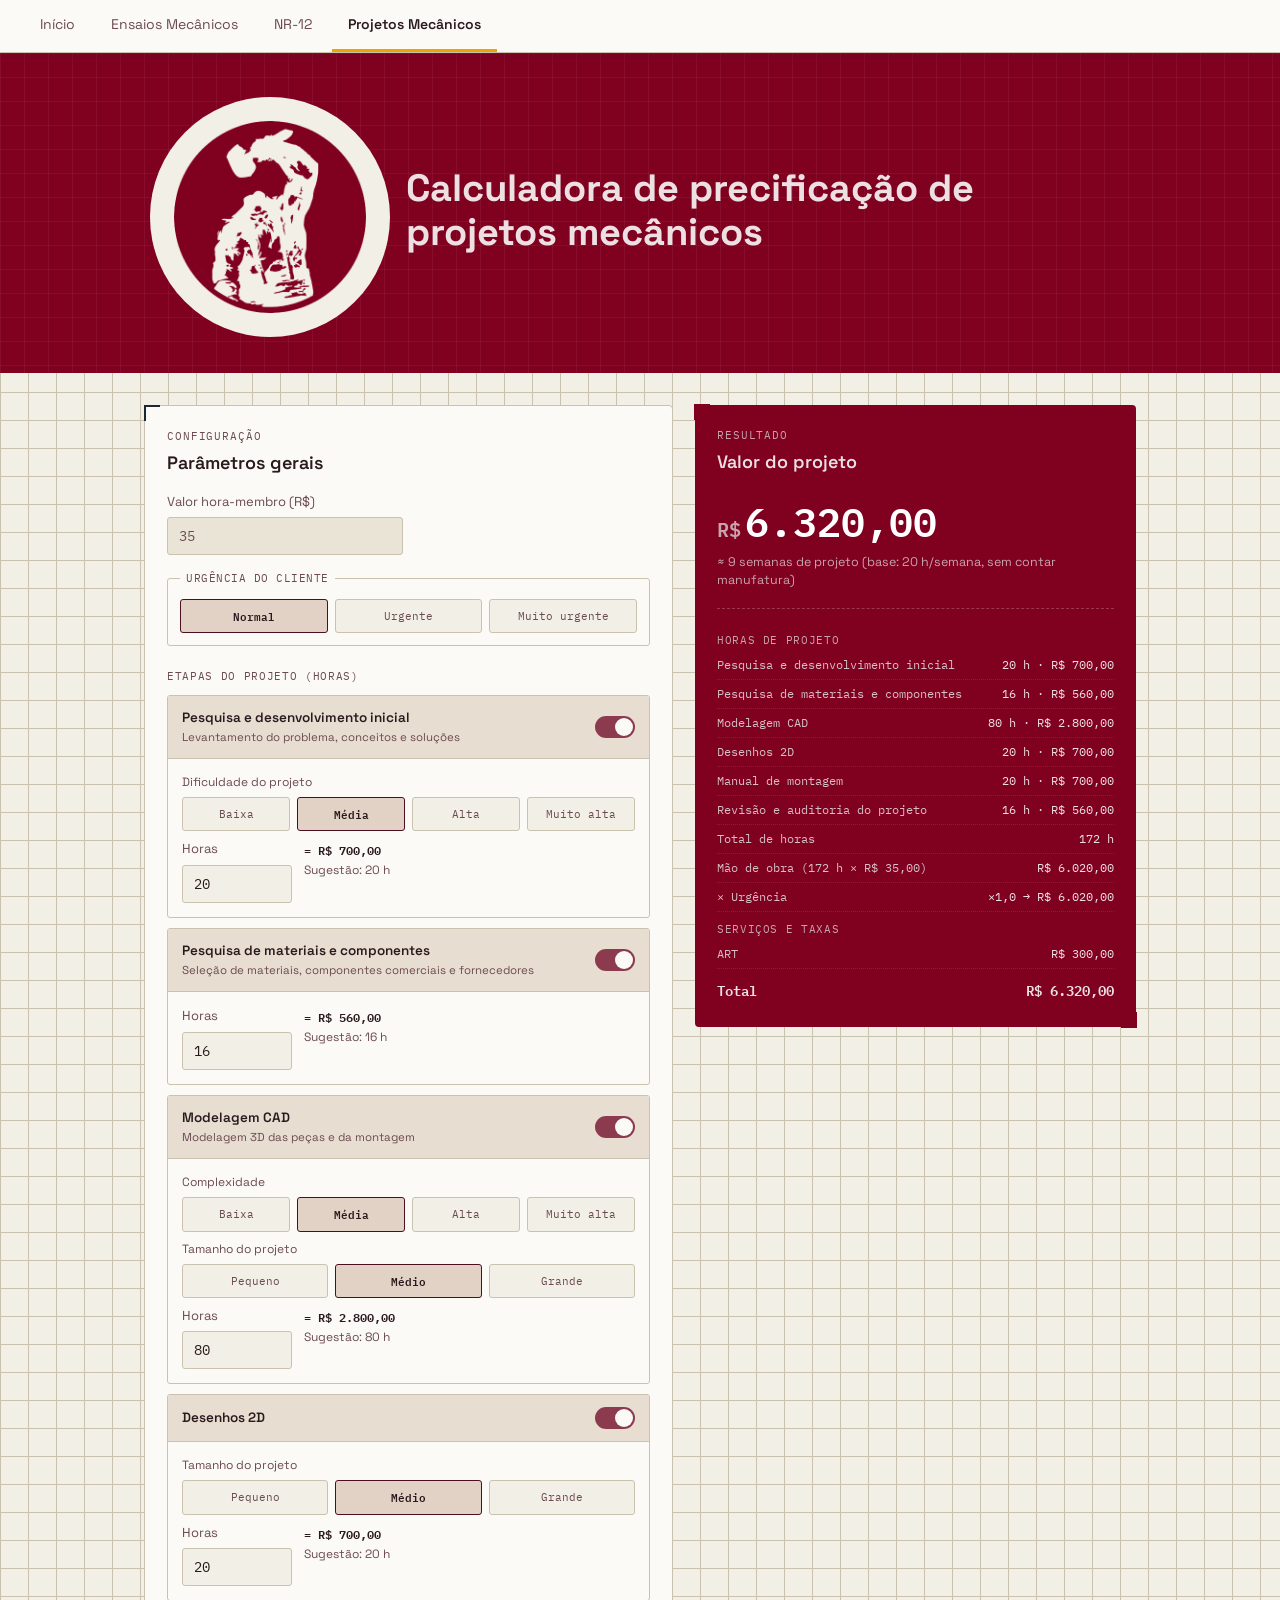
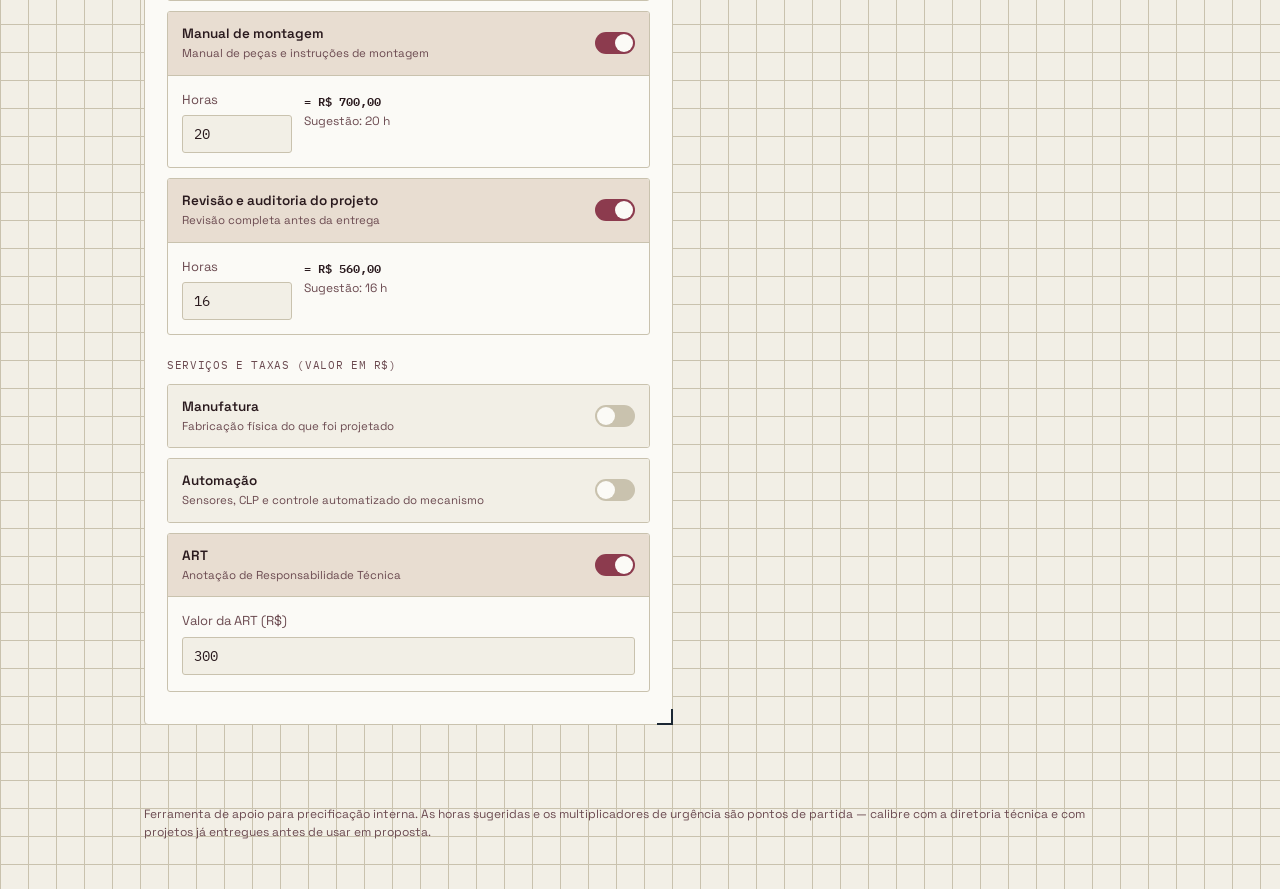
<file: src/ProjetosMecanicos.html>
<!doctype html>
<html lang="pt-BR">
  <head>
    <meta charset="UTF-8" />
    <meta
      name="viewport"
      content="width=device-width, initial-scale=1, viewport-fit=cover"
    />
    <title>Calculadora de Precificação — Projetos Mecânicos</title>
    <link rel="preconnect" href="https://fonts.googleapis.com" />
    <link rel="preconnect" href="https://fonts.gstatic.com" crossorigin />
    <link
      href="https://fonts.googleapis.com/css2?family=Space+Grotesk:wght@400;500;600;700&family=IBM+Plex+Mono:wght@400;500;600&display=swap"
      rel="stylesheet"
    />
    <style>
      :root {
        --paper: #f2efe6;
        --paper-2: #e9e4d6;
        --ink: #2a1a1e;
        --ink-soft: #6b4a50;
        --navy: #800020;
        --navy-2: #802300;
        --navy-3: #4d0f1f;
        --steel: #8c3b4e;
        --amber: #d98e04;
        --amber-2: #f0a202;
        --green: #4e7a5a;
        --red: #a8442f;
        --line: #c9c2ae;
        --line-strong: #1b2733;
        --card: #fbfaf6;
        --shadow: rgba(27, 39, 51, 0.12);
        padding-top: env(safe-area-inset-top, 0px);
        padding-bottom: env(safe-area-inset-bottom, 0px);
      }
      @media (prefers-color-scheme: dark) {
        :root:not([data-theme="light"]) {
          --paper: #1a1216;
          --paper-2: #221519;
          --ink: #ede0e3;
          --ink-soft: #b99ca3;
          --navy: #2e0c16;
          --navy-2: #4a1424;
          --steel: #8c3b4e;
          --amber: #f0a202;
          --amber-2: #ffc24b;
          --green: #7fb08c;
          --red: #e28066;
          --line: #40252c;
          --line-strong: #ede0e3;
          --card: #221519;
          --shadow: rgba(0, 0, 0, 0.4);
        }
      }
      :root[data-theme="dark"] {
        --paper: #1a1216;
        --paper-2: #221519;
        --ink: #ede0e3;
        --ink-soft: #b99ca3;
        --navy: #2e0c16;
        --navy-2: #4a1424;
        --steel: #8c3b4e;
        --amber: #f0a202;
        --amber-2: #ffc24b;
        --green: #7fb08c;
        --red: #e28066;
        --line: #40252c;
        --line-strong: #ede0e3;
        --card: #221519;
        --shadow: rgba(0, 0, 0, 0.4);
      }

      * {
        box-sizing: border-box;
      }
      html {
        scroll-padding-top: env(safe-area-inset-top, 0px);
      }
      body {
        margin: 0;
        background: var(--paper);
        color: var(--ink);
        font-family:
          "Space Grotesk",
          -apple-system,
          BlinkMacSystemFont,
          sans-serif;
        line-height: 1.5;
        background-image:
          linear-gradient(var(--line) 1px, transparent 1px),
          linear-gradient(90deg, var(--line) 1px, transparent 1px);
        background-size: 28px 28px;
        background-attachment: local;
      }
      .mono {
        font-family: "IBM Plex Mono", "Courier New", monospace;
      }

      /* Cabeçalho */
      header.hero {
        background: var(--navy);
        color: #ede0e3;
        padding: 44px 24px 36px;
        position: relative;
        overflow: hidden;
      }
      header.hero::before {
        content: "";
        position: absolute;
        inset: 0;
        background-image:
          linear-gradient(rgba(237, 224, 227, 0.06) 1px, transparent 1px),
          linear-gradient(90deg, rgba(237, 224, 227, 0.06) 1px, transparent 1px);
        background-size: 24px 24px;
        pointer-events: none;
      }
      .hero-inner {
        max-width: 980px;
        margin: 0 auto;
        position: relative;
        display: flex;
        flex-direction: row;
        align-items: center;
        justify-content: flex-start;
        gap: 16px;
      }
      header.hero img {
        width: 15rem;
        height: 15rem;
        background-color: var(--paper);
        border-radius: 50%;
        flex-shrink: 0;
      }
      h1.hero-title {
        font-size: clamp(26px, 4.5vw, 38px);
        font-weight: 700;
        margin: 0 0 12px;
        line-height: 1.15;
        max-width: 720px;
      }

      /* Layout */
      main {
        max-width: 1040px;
        margin: 0 auto;
        padding: 32px 24px 80px;
      }
      .grid {
        display: grid;
        grid-template-columns: minmax(0, 1.2fr) minmax(0, 1fr);
        gap: 22px;
        align-items: start;
      }
      .grid > * {
        min-width: 0;
      }

      /* Painéis */
      .panel {
        background: var(--card);
        border: 1px solid var(--line);
        border-radius: 4px;
        padding: 22px;
        position: relative;
      }
      .panel::before {
        content: "";
        position: absolute;
        top: -1px;
        left: -1px;
        width: 14px;
        height: 14px;
        border-top: 2px solid var(--line-strong);
        border-left: 2px solid var(--line-strong);
      }
      .panel::after {
        content: "";
        position: absolute;
        bottom: -1px;
        right: -1px;
        width: 14px;
        height: 14px;
        border-bottom: 2px solid var(--line-strong);
        border-right: 2px solid var(--line-strong);
      }
      .panel-label {
        font-family: "IBM Plex Mono", monospace;
        font-size: 11px;
        letter-spacing: 0.08em;
        color: var(--ink-soft);
        margin-bottom: 4px;
      }
      .panel-title {
        font-size: 18px;
        font-weight: 600;
        margin: 0 0 16px;
        color: var(--ink);
      }
      .group-title {
        font-family: "IBM Plex Mono", monospace;
        font-size: 11px;
        letter-spacing: 0.06em;
        color: var(--ink-soft);
        margin: 22px 0 10px;
      }

      /* Campos */
      label.field {
        display: block;
        margin-bottom: 16px;
      }
      label.field .field-label {
        display: block;
        font-size: 13px;
        color: var(--ink-soft);
        margin-bottom: 6px;
      }
      select,
      input[type="number"] {
        width: 100%;
        font-family: "IBM Plex Mono", monospace;
        font-size: 14px;
        padding: 9px 11px;
        background: var(--paper);
        border: 1px solid var(--line);
        border-radius: 3px;
        color: var(--ink);
        appearance: none;
      }
      input[disabled] {
        background: var(--paper-2);
        color: var(--ink-soft);
        cursor: not-allowed;
      }
      select:focus,
      input:focus,
      .mult-btn:focus-visible,
      .module-toggle:focus-visible,
      .link-btn:focus-visible {
        outline: 2px solid var(--navy-2);
        outline-offset: 1px;
      }
      .row-2 {
        display: grid;
        grid-template-columns: minmax(0, 1fr) minmax(0, 1fr);
        gap: 12px;
      }
      fieldset {
        border: 1px solid var(--line);
        border-radius: 3px;
        padding: 12px 12px 4px;
        margin: 0 0 14px;
        min-width: 0;
      }
      fieldset legend {
        font-family: "IBM Plex Mono", monospace;
        font-size: 10.5px;
        letter-spacing: 0.05em;
        color: var(--ink-soft);
        padding: 0 6px;
      }

      /* Botões de opção */
      .mult-grid {
        display: grid;
        grid-template-columns: repeat(auto-fit, minmax(72px, 1fr));
        gap: 7px;
        margin-bottom: 8px;
      }
      .mult-btn {
        font-family: "IBM Plex Mono", monospace;
        font-size: 11px;
        padding: 9px 4px;
        text-align: center;
        background: var(--paper);
        border: 1px solid var(--line);
        border-radius: 3px;
        cursor: pointer;
        color: var(--ink-soft);
        transition:
          border-color 0.12s ease,
          color 0.12s ease,
          background 0.12s ease;
        line-height: 1.3;
        overflow-wrap: anywhere;
      }
      .mult-btn.active {
        border-color: var(--navy-3);
        color: var(--ink);
        background: color-mix(in srgb, var(--navy-2) 14%, var(--paper));
        font-weight: 600;
      }

      /* Módulos (etapas e serviços) */
      .module-box {
        border: 1px solid var(--line);
        border-radius: 3px;
        margin-bottom: 10px;
        overflow: hidden;
      }
      .module-head {
        display: flex;
        align-items: center;
        justify-content: space-between;
        gap: 10px;
        padding: 12px 14px;
        background: var(--paper);
        cursor: pointer;
        user-select: none;
      }
      .module-head > div {
        min-width: 0;
      }
      .module-box.on .module-head {
        background: color-mix(in srgb, var(--navy-2) 9%, var(--paper));
      }
      .module-head .m-title {
        font-size: 13.5px;
        font-weight: 600;
        color: var(--ink);
        display: block;
      }
      .module-head .m-desc {
        font-size: 11.5px;
        color: var(--ink-soft);
        display: block;
        margin-top: 1px;
        font-weight: 400;
      }
      .module-toggle {
        width: 40px;
        height: 22px;
        border-radius: 11px;
        background: var(--line);
        position: relative;
        flex-shrink: 0;
        cursor: pointer;
        transition: background 0.15s ease;
        border: none;
        padding: 0;
      }
      .module-toggle::after {
        content: "";
        position: absolute;
        top: 2px;
        left: 2px;
        width: 18px;
        height: 18px;
        border-radius: 50%;
        background: var(--card);
        transition: left 0.15s ease;
      }
      .module-toggle.on {
        background: var(--steel);
      }
      .module-toggle.on::after {
        left: 20px;
      }
      .module-body {
        padding: 14px 14px 10px;
        border-top: 1px solid var(--line);
        display: none;
      }
      .module-body.open {
        display: block;
      }
      .sel-label {
        font-size: 12px;
        color: var(--ink-soft);
        margin-bottom: 6px;
        display: block;
      }
      .hours-row {
        display: grid;
        grid-template-columns: 110px minmax(0, 1fr);
        gap: 12px;
        align-items: start;
        margin-bottom: 4px;
      }
      .hours-meta {
        font-size: 12px;
        color: var(--ink-soft);
        padding-top: 2px;
        line-height: 1.5;
      }
      .hours-meta .cost {
        font-family: "IBM Plex Mono", monospace;
        color: var(--ink);
        font-weight: 600;
        display: block;
        margin-bottom: 2px;
      }
      .link-btn {
        background: none;
        border: none;
        padding: 0;
        color: var(--steel);
        text-decoration: underline;
        cursor: pointer;
        font: inherit;
        font-size: 12px;
      }
      .money-note {
        font-size: 12px;
        color: var(--ink-soft);
        margin: 6px 0 0;
      }

      /* Painel de resultado */
      .readout {
        background: var(--navy);
        color: #ede0e3;
        border: none;
        position: sticky;
        top: 64px; /* abaixo do menu fixo */
      }
      .readout::before,
      .readout::after {
        border-color: var(--navy);
      }
      .readout .panel-label {
        color: #c7a4ac;
      }
      .readout .panel-title {
        color: #ede0e3;
      }
      .readout-value {
        font-family: "IBM Plex Mono", monospace;
        font-size: clamp(28px, 5vw, 40px);
        font-weight: 600;
        color: white;
        margin: 4px 0 2px;
        word-break: break-word;
      }
      .readout-value .currency {
        font-size: 0.5em;
        color: #c7a4ac;
        margin-right: 4px;
      }
      .readout-sub {
        font-size: 12.5px;
        color: #c7a4ac;
        min-height: 19px;
      }
      .breakdown {
        margin-top: 18px;
        border-top: 1px dashed rgba(237, 224, 227, 0.25);
        padding-top: 14px;
      }
      .b-head {
        font-family: "IBM Plex Mono", monospace;
        font-size: 10.5px;
        letter-spacing: 0.06em;
        color: #c7a4ac;
        margin: 10px 0 2px;
      }
      .b-row {
        display: flex;
        justify-content: space-between;
        gap: 10px;
        font-family: "IBM Plex Mono", monospace;
        font-size: 12px;
        padding: 5px 0;
        color: #ede0e3;
        border-bottom: 1px dotted rgba(237, 224, 227, 0.12);
      }
      .b-row span:first-child {
        color: #d6c0c5;
        min-width: 0;
        overflow-wrap: anywhere;
      }
      .b-row span:last-child {
        text-align: right;
        white-space: nowrap;
      }
      .b-row.total {
        font-weight: 600;
        border-bottom: none;
        padding-top: 10px;
        font-size: 14px;
      }
      .b-row.total span:first-child {
        color: #ede0e3;
      }
      .b-empty {
        font-size: 12.5px;
        color: #c7a4ac;
        padding: 6px 0;
      }
      footer {
        max-width: 1040px;
        margin: 0 auto;
        padding: 0 24px 48px;
        color: var(--ink-soft);
        font-size: 12px;
      }

      /* Tablet */
      @media (max-width: 820px) {
        .grid {
          grid-template-columns: minmax(0, 1fr);
        }
        .readout {
          position: static;
        }
        header.hero img {
          width: 10rem;
          height: 10rem;
        }
      }

      /* Celular */
      @media (max-width: 640px) {
        header.hero {
          padding: 22px 16px 20px;
        }
        .hero-inner {
          gap: 12px;
        }
        header.hero img {
          width: 5rem;
          height: 5rem;
        }
        h1.hero-title {
          font-size: 20px;
          margin: 0;
        }

        main {
          padding: 16px 12px 48px;
        }
        footer {
          padding: 0 12px 32px;
        }
        .panel {
          padding: 14px;
        }
        .panel-title {
          font-size: 16px;
          margin-bottom: 12px;
        }
        label.field {
          margin-bottom: 12px;
        }
        label.field .field-label {
          font-size: 12px;
        }
        select,
        input[type="number"] {
          font-size: 13px;
          padding: 8px 9px;
        }
        fieldset {
          padding: 10px 10px 2px;
          margin-bottom: 12px;
        }

        .mult-grid {
          grid-template-columns: repeat(auto-fit, minmax(64px, 1fr));
          gap: 6px;
        }
        .mult-btn {
          font-size: 10.5px;
          padding: 8px 4px;
        }

        .module-head {
          padding: 10px 12px;
        }
        .module-body {
          padding: 12px 12px 8px;
        }

        .readout-value {
          font-size: clamp(24px, 8vw, 32px);
        }
        .b-row {
          font-size: 11px;
          gap: 8px;
        }
        .b-row span:last-child {
          white-space: normal;
        }
      }

      /* Celulares bem estreitos */
      @media (max-width: 420px) {
        .row-2 {
          grid-template-columns: minmax(0, 1fr);
          gap: 0;
        }
        .hours-row {
          grid-template-columns: minmax(0, 1fr);
          gap: 6px;
        }
      }
    </style>
  </head>
  <body>
    <script src="./nav.js"></script>
    <header class="hero">
      <div class="hero-inner">
        <img src="../data/2.png" alt="Logo Vulcano" />
        <h1 class="hero-title">
          Calculadora de precificação de projetos mecânicos
        </h1>
      </div>
    </header>

    <main>
      <div class="grid">
        <div class="panel">
          <div class="panel-label">CONFIGURAÇÃO</div>
          <h2 class="panel-title">Parâmetros gerais</h2>

          <div class="row-2">
            <label class="field">
              <span class="field-label">Valor hora-membro (R$)</span>
              <input type="number" id="horaMembroInput" value="35" disabled />
            </label>
          </div>

          <fieldset>
            <legend>URGÊNCIA DO CLIENTE</legend>
            <div class="mult-grid" id="urgencyGrid"></div>
          </fieldset>

          <div id="modules"></div>
        </div>

        <div class="panel readout">
          <div class="panel-label">RESULTADO</div>
          <h2 class="panel-title">Valor do projeto</h2>
          <div class="readout-value">
            <span class="currency">R$</span><span id="finalValue">0,00</span>
          </div>
          <div class="readout-sub" id="prazoEstimado"></div>
          <div class="breakdown" id="breakdown"></div>
        </div>
      </div>
    </main>

    <footer>
      Ferramenta de apoio para precificação interna. As horas sugeridas e os
      multiplicadores de urgência são pontos de partida — calibre com a
      diretoria técnica e com projetos já entregues antes de usar em proposta.
    </footer>

    <script>
      (function () {
        const HORA = 35; // valor da hora-membro (R$)
        const SEMANA_H = 20; // horas de projeto por semana, só para estimar prazo
        const KEY = "calc_projmec_v2";

        const L4 = [
          { k: "baixa", l: "Baixa" },
          { k: "media", l: "Média" },
          { k: "alta", l: "Alta" },
          { k: "muito_alta", l: "Muito alta" },
        ];
        const TAM = [
          { k: "pequeno", l: "Pequeno" },
          { k: "medio", l: "Médio" },
          { k: "grande", l: "Grande" },
        ];

        // Horas sugeridas — edite aqui para recalibrar
        const PD_TABLE = {
          baixa: 10,
          media: 20,
          alta: 30,
          muito_alta: 40,
        };
        const CAD_TABLE = {
          pequeno: { baixa: 20, media: 40, alta: 70, muito_alta: 100 },
          medio: { baixa: 40, media: 80, alta: 130, muito_alta: 200 },
          grande: { baixa: 80, media: 150, alta: 250, muito_alta: 400 },
        };
        const D2D_TABLE = { pequeno: 12, medio: 20, grande: 60 };
        const H_MATERIAIS = 16;
        const H_MANUAL = 20;
        const H_REVISAO = 16;

        const urgencyLevels = [
          { k: "n", l: "Normal", mult: 1.0 },
          { k: "u", l: "Urgente", mult: 1.2 },
          { k: "mu", l: "Muito urgente", mult: 1.4 },
        ];

        const MODULES = [
          {
            key: "pd",
            kind: "horas",
            title: "Pesquisa e desenvolvimento inicial",
            desc: "Levantamento do problema, conceitos e soluções",
            sels: [
              {
                id: "dif",
                label: "Dificuldade do projeto",
                opts: L4,
                def: "media",
              },
            ],
            suggest: (s) => PD_TABLE[s.dif],
          },
          {
            key: "mat",
            kind: "horas",
            title: "Pesquisa de materiais e componentes",
            desc: "Seleção de materiais, componentes comerciais e fornecedores",
            sels: [],
            suggest: () => H_MATERIAIS,
          },
          {
            key: "cad",
            kind: "horas",
            title: "Modelagem CAD",
            desc: "Modelagem 3D das peças e da montagem",
            sels: [
              { id: "cx", label: "Complexidade", opts: L4, def: "media" },
              {
                id: "tam",
                label: "Tamanho do projeto",
                opts: TAM,
                def: "medio",
              },
            ],
            suggest: (s) => CAD_TABLE[s.tam][s.cx],
          },
          {
            key: "d2d",
            kind: "horas",
            title: "Desenhos 2D",
            sels: [
              {
                id: "tam",
                label: "Tamanho do projeto",
                opts: TAM,
                def: "medio",
              },
            ],
            suggest: (s) => D2D_TABLE[s.tam],
          },
          {
            key: "man",
            kind: "horas",
            title: "Manual de montagem",
            desc: "Manual de peças e instruções de montagem",
            sels: [],
            suggest: () => H_MANUAL,
          },
          {
            key: "rev",
            kind: "horas",
            title: "Revisão e auditoria do projeto",
            desc: "Revisão completa antes da entrega",
            sels: [],
            suggest: () => H_REVISAO,
          },
          {
            key: "manuf",
            kind: "valor",
            title: "Manufatura",
            desc: "Fabricação física do que foi projetado",
            def: 0,
            label: "Valor de manufatura (R$)",
            note: "Normalmente depende de orçamento de material e fornecedores.",
          },
          {
            key: "auto",
            kind: "valor",
            title: "Automação",
            desc: "Sensores, CLP e controle automatizado do mecanismo",
            def: 0,
            label: "Valor de automação (R$)",
            note: "Informe o valor orçado para a parte de automação.",
          },
          {
            key: "art",
            kind: "valor",
            title: "ART",
            desc: "Anotação de Responsabilidade Técnica",
            def: 300,
            label: "Valor da ART (R$)",
          },
        ];
        const DEFAULT_ON = {
          pd: true,
          mat: true,
          cad: true,
          d2d: true,
          man: true,
          rev: true,
          manuf: false,
          auto: false,
          art: true,
        };

        const state = { urg: "n", mods: {} };
        MODULES.forEach((m) => {
          const sel = {};
          (m.sels || []).forEach((s) => {
            sel[s.id] = s.def;
          });
          state.mods[m.key] = {
            on: DEFAULT_ON[m.key],
            sel,
            hours: m.kind === "horas" ? m.suggest(sel) : 0,
            value: m.kind === "valor" ? m.def : 0,
          };
        });

        try {
          const sv = JSON.parse(localStorage.getItem(KEY));
          if (sv) {
            if (urgencyLevels.some((u) => u.k === sv.urg)) state.urg = sv.urg;
            MODULES.forEach((m) => {
              const o = sv.mods && sv.mods[m.key];
              if (!o) return;
              const t = state.mods[m.key];
              if (typeof o.on === "boolean") t.on = o.on;
              (m.sels || []).forEach((s) => {
                if (o.sel && s.opts.some((op) => op.k === o.sel[s.id]))
                  t.sel[s.id] = o.sel[s.id];
              });
              if (m.kind === "horas")
                t.hours = Number.isFinite(o.hours) ? o.hours : m.suggest(t.sel);
              if (m.kind === "valor" && Number.isFinite(o.value))
                t.value = o.value;
            });
          }
        } catch (e) {}

        const fmt = (n) =>
          n.toLocaleString("pt-BR", {
            minimumFractionDigits: 2,
            maximumFractionDigits: 2,
          });
        const fmtH = (n) =>
          (Math.round(n * 10) / 10).toLocaleString("pt-BR") + " h";
        const persist = () => {
          try {
            localStorage.setItem(KEY, JSON.stringify(state));
          } catch (e) {}
        };

        // ---------- Construção da interface ----------
        const modulesEl = document.getElementById("modules");
        const refs = {};
        let seenKind = null;

        MODULES.forEach((m) => {
          if (m.kind !== seenKind) {
            const h = document.createElement("div");
            h.className = "group-title";
            h.textContent =
              m.kind === "horas"
                ? "ETAPAS DO PROJETO (HORAS)"
                : "SERVIÇOS E TAXAS (VALOR EM R$)";
            modulesEl.appendChild(h);
            seenKind = m.kind;
          }
          const box = document.createElement("div");
          box.className = "module-box";
          const head = document.createElement("div");
          head.className = "module-head";
          head.innerHTML =
            '<div><span class="m-title"></span><span class="m-desc"></span></div>' +
            '<button type="button" class="module-toggle" role="switch" aria-checked="false"></button>';
          head.querySelector(".m-title").textContent = m.title;
          head.querySelector(".m-desc").textContent = m.desc;
          const toggle = head.querySelector(".module-toggle");
          toggle.setAttribute("aria-label", "Incluir: " + m.title);
          head.addEventListener("click", () => {
            state.mods[m.key].on = !state.mods[m.key].on;
            update();
          });

          const body = document.createElement("div");
          body.className = "module-body";
          const r = { box, toggle, body, selBtns: {} };

          (m.sels || []).forEach((s) => {
            const lab = document.createElement("span");
            lab.className = "sel-label";
            lab.textContent = s.label;
            const grid = document.createElement("div");
            grid.className = "mult-grid";
            r.selBtns[s.id] = {};
            s.opts.forEach((op) => {
              const b = document.createElement("button");
              b.type = "button";
              b.className = "mult-btn";
              b.textContent = op.l;
              b.addEventListener("click", () => {
                const t = state.mods[m.key];
                t.sel[s.id] = op.k;
                t.hours = m.suggest(t.sel);
                update();
              });
              grid.appendChild(b);
              r.selBtns[s.id][op.k] = b;
            });
            body.appendChild(lab);
            body.appendChild(grid);
          });

          if (m.kind === "horas") {
            const row = document.createElement("div");
            row.className = "hours-row";
            row.innerHTML =
              '<label class="field" style="margin:0"><span class="field-label">Horas</span><input type="number" min="0" step="1"></label>' +
              '<div class="hours-meta"><span class="cost"></span><span class="sug"></span> <button type="button" class="link-btn" hidden>usar sugestão</button></div>';
            r.input = row.querySelector("input");
            r.cost = row.querySelector(".cost");
            r.sug = row.querySelector(".sug");
            r.useBtn = row.querySelector(".link-btn");
            r.input.setAttribute("aria-label", "Horas: " + m.title);
            r.input.addEventListener("input", () => {
              state.mods[m.key].hours = Math.max(
                0,
                parseFloat(r.input.value) || 0,
              );
              update();
            });
            r.useBtn.addEventListener("click", () => {
              const t = state.mods[m.key];
              t.hours = m.suggest(t.sel);
              update();
            });
            body.appendChild(row);
          } else {
            const lab = document.createElement("label");
            lab.className = "field";
            lab.style.marginBottom = "4px";
            lab.innerHTML =
              '<span class="field-label"></span><input type="number" min="0" step="50">';
            lab.querySelector(".field-label").textContent = m.label;
            r.input = lab.querySelector("input");
            r.input.addEventListener("input", () => {
              state.mods[m.key].value = Math.max(
                0,
                parseFloat(r.input.value) || 0,
              );
              update();
            });
            const note = document.createElement("p");
            note.className = "money-note";
            note.textContent = m.note;
            body.appendChild(lab);
            body.appendChild(note);
          }

          box.appendChild(head);
          box.appendChild(body);
          modulesEl.appendChild(box);
          refs[m.key] = r;
        });

        const urgencyGrid = document.getElementById("urgencyGrid");
        const urgBtns = {};
        urgencyLevels.forEach((u) => {
          const b = document.createElement("button");
          b.type = "button";
          b.className = "mult-btn";
          b.textContent = u.l;
          b.addEventListener("click", () => {
            state.urg = u.k;
            update();
          });
          urgencyGrid.appendChild(b);
          urgBtns[u.k] = b;
        });

        // ---------- Atualização ----------
        function update() {
          urgencyLevels.forEach((u) =>
            urgBtns[u.k].classList.toggle("active", u.k === state.urg),
          );
          const urgMult = urgencyLevels.find((u) => u.k === state.urg).mult;

          let horasTotal = 0;
          const rowsH = [];
          const rowsV = [];
          let externos = 0;

          MODULES.forEach((m) => {
            const t = state.mods[m.key];
            const r = refs[m.key];
            r.box.classList.toggle("on", t.on);
            r.toggle.classList.toggle("on", t.on);
            r.toggle.setAttribute("aria-checked", String(t.on));
            r.body.classList.toggle("open", t.on);
            (m.sels || []).forEach((s) => {
              Object.keys(r.selBtns[s.id]).forEach((k) =>
                r.selBtns[s.id][k].classList.toggle(
                  "active",
                  k === t.sel[s.id],
                ),
              );
            });

            if (m.kind === "horas") {
              const sug = m.suggest(t.sel);
              if (document.activeElement !== r.input) r.input.value = t.hours;
              r.cost.textContent = "= R$ " + fmt(t.hours * HORA);
              r.sug.textContent = "Sugestão: " + fmtH(sug);
              r.useBtn.hidden = t.hours === sug;
              if (t.on) {
                horasTotal += t.hours;
                rowsH.push([
                  m.title,
                  fmtH(t.hours) + " · R$ " + fmt(t.hours * HORA),
                ]);
              }
            } else {
              if (document.activeElement !== r.input) r.input.value = t.value;
              if (t.on) {
                externos += t.value;
                rowsV.push([m.title, "R$ " + fmt(t.value)]);
              }
            }
          });

          const labor = horasTotal * HORA;
          const laborUrg = labor * urgMult;
          const total = laborUrg + externos;

          const row = (a, b, cls) =>
            '<div class="b-row' +
            (cls ? " " + cls : "") +
            '"><span>' +
            a +
            '</span><span class="mono">' +
            b +
            "</span></div>";
          let html = "";
          if (rowsH.length) {
            html += '<div class="b-head">HORAS DE PROJETO</div>';
            rowsH.forEach((r) => {
              html += row(r[0], r[1]);
            });
            html += row("Total de horas", fmtH(horasTotal));
            html += row(
              "Mão de obra (" + fmtH(horasTotal) + " × R$ " + fmt(HORA) + ")",
              "R$ " + fmt(labor),
            );
            html += row(
              "× Urgência",
              "×" +
                urgMult.toFixed(1).replace(".", ",") +
                " → R$ " +
                fmt(laborUrg),
            );
          }
          if (rowsV.length) {
            html += '<div class="b-head">SERVIÇOS E TAXAS</div>';
            rowsV.forEach((r) => {
              html += row(r[0], r[1]);
            });
          }
          if (!rowsH.length && !rowsV.length)
            html +=
              '<div class="b-empty">Nenhuma etapa ligada. Ative ao menos uma para calcular.</div>';
          html += row("Total", "R$ " + fmt(total), "total");
          document.getElementById("breakdown").innerHTML = html;
          document.getElementById("finalValue").textContent = fmt(total);

          const semanas = Math.ceil(horasTotal / SEMANA_H);
          document.getElementById("prazoEstimado").textContent =
            horasTotal > 0
              ? "≈ " +
                semanas +
                (semanas === 1 ? " semana" : " semanas") +
                " de projeto (base: " +
                SEMANA_H +
                " h/semana, sem contar manufatura)"
              : "";
          persist();
        }

        update();
      })();
    </script>
  </body>
</html>
</file>
